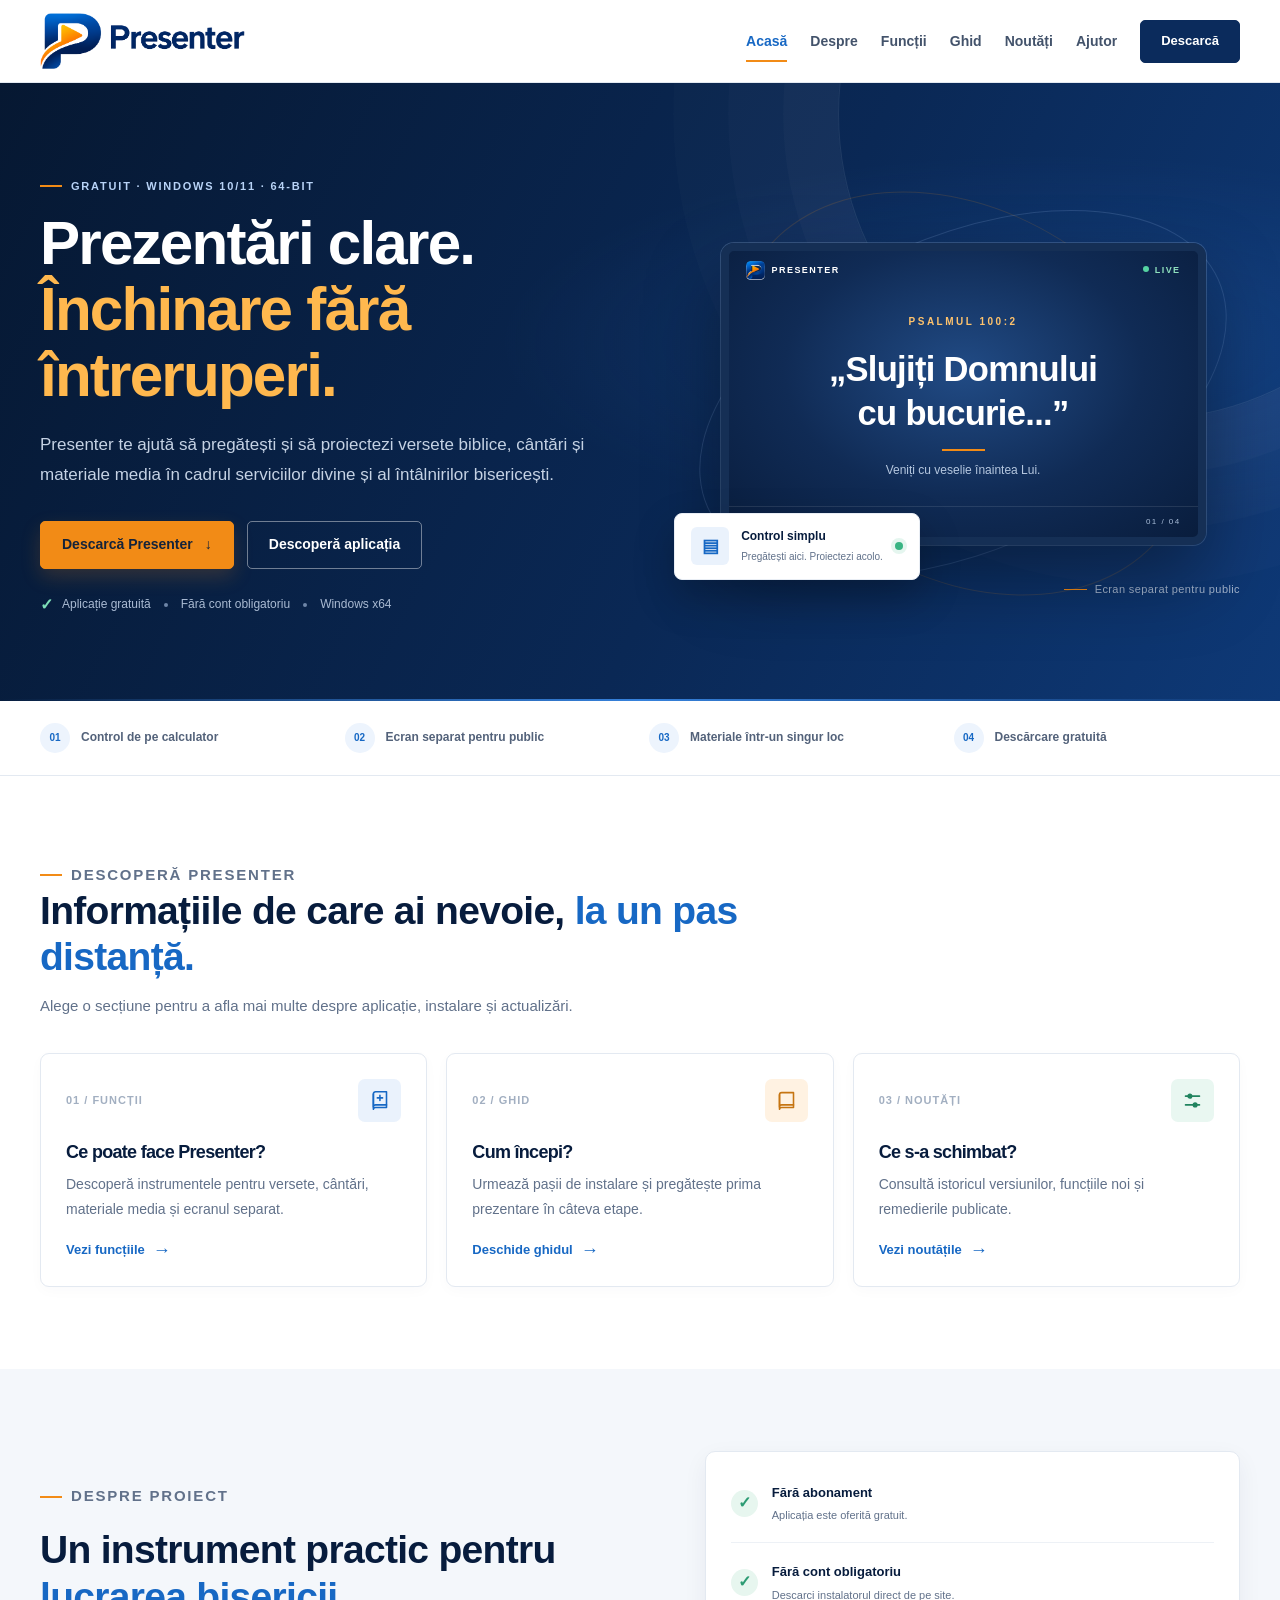
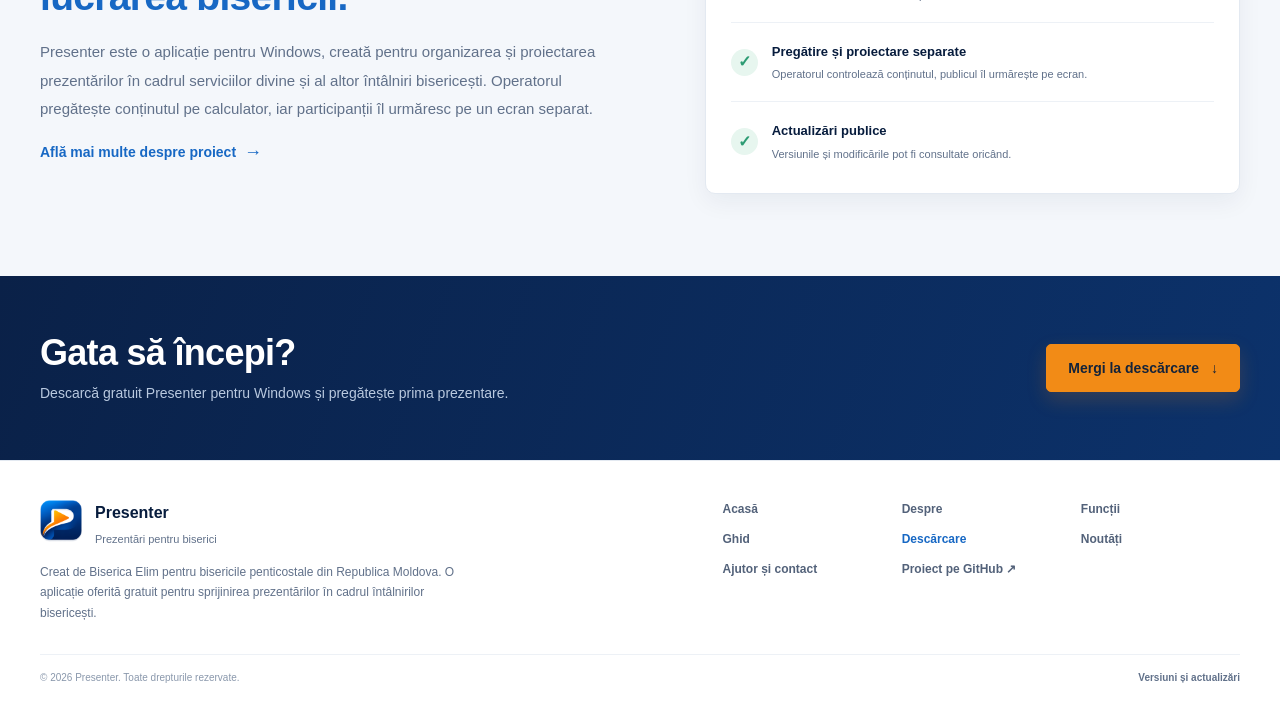
<file: index.html>
<!doctype html>
<html lang="ro"><head>
<meta charset="utf-8"><meta name="viewport" content="width=device-width, initial-scale=1">
<meta name="theme-color" content="#071c3d"><meta name="description" content="Presenter este o aplicație gratuită pentru Windows, creată pentru pregătirea și proiectarea versetelor biblice, cântărilor și materialelor media pe un ecran separat.">
<title>Presenter – Prezentări pentru biserici</title>
<link rel="icon" href="/assets/presenter-icon.png" type="image/png"><link rel="apple-touch-icon" href="/assets/presenter-icon.png">
<link rel="stylesheet" href="/styles.css"><script src="/script.js" defer></script>
</head><body><a class="skip-link" href="#main">Sari la conținut</a>
<header class="site-header"><div class="container header-inner">
  <a class="brand" href="/index.html" aria-label="Presenter – pagina principală"><img src="/assets/presenter-logo.png" alt="Presenter – Prezentări pentru biserici" width="1326" height="366"></a>
  <button class="menu-toggle" id="menuToggle" type="button" aria-label="Deschide meniul" aria-expanded="false" aria-controls="mainNav"><span></span><span></span><span></span></button>
  <nav class="main-nav" id="mainNav" aria-label="Navigare principală"><a href="/index.html" aria-current="page">Acasă</a><a href="/despre.html">Despre</a><a href="/functii.html">Funcții</a><a href="/ghid.html">Ghid</a><a href="/noutati.html">Noutăți</a><a href="/ajutor.html">Ajutor</a><a class="nav-cta" href="/descarcare.html">Descarcă</a></nav>
</div></header><main id="main"><section class="home-hero"><div class="container hero-grid"><div class="hero-copy">
<p class="eyebrow">GRATUIT · WINDOWS 10/11 · 64-BIT</p>
<h1>Prezentări clare.<br><span>Închinare fără întreruperi.</span></h1>
<p class="hero-lead">Presenter te ajută să pregătești și să proiectezi versete biblice, cântări și materiale media în cadrul serviciilor divine și al întâlnirilor bisericești.</p>
<div class="hero-actions"><a class="button button-orange" href="/descarcare.html">Descarcă Presenter <span aria-hidden="true">↓</span></a><a class="button button-outline-light" href="/despre.html">Descoperă aplicația</a></div>
<div class="hero-meta"><span class="check">✓</span> Aplicație gratuită <span class="dot"></span> Fără cont obligatoriu <span class="dot"></span> Windows x64</div>
</div><div class="hero-art" aria-label="Ilustrație demonstrativă a unui ecran de prezentare">
<div class="art-orbit one"></div><div class="art-orbit two"></div>
<div class="presentation-screen"><div class="screen-top"><span class="screen-brand"><img src="/assets/presenter-icon.png" alt=""> PRESENTER</span><span class="screen-live">LIVE</span></div><div class="screen-content"><div class="screen-reference">PSALMUL 100:2</div><div class="screen-verse">„Slujiți Domnului<br>cu bucurie...”</div><div class="screen-rule"></div><div class="screen-subtitle">Veniți cu veselie înaintea Lui.</div></div><div class="screen-bottom"><span>PREZENTARE</span><span>01 / 04</span></div></div>
<div class="operator-card"><span class="operator-icon">▤</span><span><strong>Control simplu</strong><small>Pregătești aici. Proiectezi acolo.</small></span><i class="operator-state"></i></div><div class="art-caption">Ecran separat pentru public</div>
</div></div></section>
<section class="trust-strip"><div class="container trust-items"><div class="trust-item"><span class="trust-number">01</span> Control de pe calculator</div><div class="trust-item"><span class="trust-number">02</span> Ecran separat pentru public</div><div class="trust-item"><span class="trust-number">03</span> Materiale într-un singur loc</div><div class="trust-item"><span class="trust-number">04</span> Descărcare gratuită</div></div></section>
<section class="section"><div class="container"><div class="section-heading"><p class="eyebrow">DESCOPERĂ PRESENTER</p><h2>Informațiile de care ai nevoie, <span style="color:var(--blue)">la un pas distanță.</span></h2><p>Alege o secțiune pentru a afla mai multe despre aplicație, instalare și actualizări.</p></div>
<div class="quick-grid">
<a class="quick-card" href="/functii.html"><div class="quick-top"><span class="quick-index">01 / FUNCȚII</span><span class="icon-box"><svg viewBox="0 0 24 24" aria-hidden="true"><path d="M5 4.5A2.5 2.5 0 0 1 7.5 2H20v18H7.5A2.5 2.5 0 0 0 5 22z"/><path d="M5 4.5v15A2.5 2.5 0 0 1 7.5 17H20M12.5 6v6m-3-3h6"/></svg></span></div><h3>Ce poate face Presenter?</h3><p>Descoperă instrumentele pentru versete, cântări, materiale media și ecranul separat.</p><span class="text-link">Vezi funcțiile <span class="arrow">→</span></span></a>
<a class="quick-card" href="/ghid.html"><div class="quick-top"><span class="quick-index">02 / GHID</span><span class="icon-box orange"><svg viewBox="0 0 24 24" aria-hidden="true"><path d="M4 5.5A2.5 2.5 0 0 1 6.5 3H20v17H6.5A2.5 2.5 0 0 0 4 22z"/><path d="M4 5.5v14A2.5 2.5 0 0 1 6.5 17H20"/></svg></span></div><h3>Cum începi?</h3><p>Urmează pașii de instalare și pregătește prima prezentare în câteva etape.</p><span class="text-link">Deschide ghidul <span class="arrow">→</span></span></a>
<a class="quick-card" href="/noutati.html"><div class="quick-top"><span class="quick-index">03 / NOUTĂȚI</span><span class="icon-box green"><svg viewBox="0 0 24 24" aria-hidden="true"><path d="M4 7h16M4 17h16"/><circle cx="9" cy="7" r="2" fill="currentColor"/><circle cx="15" cy="17" r="2" fill="currentColor"/></svg></span></div><h3>Ce s-a schimbat?</h3><p>Consultă istoricul versiunilor, funcțiile noi și remedierile publicate.</p><span class="text-link">Vezi noutățile <span class="arrow">→</span></span></a>
</div></div></section>
<section class="section section-soft"><div class="container home-purpose"><div class="purpose-copy"><p class="eyebrow">DESPRE PROIECT</p><h2>Un instrument practic pentru <span style="color:var(--blue)">lucrarea bisericii.</span></h2><p>Presenter este o aplicație pentru Windows, creată pentru organizarea și proiectarea prezentărilor în cadrul serviciilor divine și al altor întâlniri bisericești. Operatorul pregătește conținutul pe calculator, iar participanții îl urmăresc pe un ecran separat.</p><a class="text-link" href="/despre.html">Află mai multe despre proiect <span class="arrow">→</span></a></div><div class="purpose-list"><div class="purpose-item"><span class="purpose-check">✓</span><span><strong>Fără abonament</strong><small>Aplicația este oferită gratuit.</small></span></div><div class="purpose-item"><span class="purpose-check">✓</span><span><strong>Fără cont obligatoriu</strong><small>Descarci instalatorul direct de pe site.</small></span></div><div class="purpose-item"><span class="purpose-check">✓</span><span><strong>Pregătire și proiectare separate</strong><small>Operatorul controlează conținutul, publicul îl urmărește pe ecran.</small></span></div><div class="purpose-item"><span class="purpose-check">✓</span><span><strong>Actualizări publice</strong><small>Versiunile și modificările pot fi consultate oricând.</small></span></div></div></div></section>
<section class="home-cta"><div class="container home-cta-inner"><div><h2>Gata să începi?</h2><p>Descarcă gratuit Presenter pentru Windows și pregătește prima prezentare.</p></div><a class="button button-orange" href="/descarcare.html">Mergi la descărcare <span aria-hidden="true">↓</span></a></div></section></main><footer class="site-footer"><div class="container footer-main">
<div><a class="footer-brand" href="/index.html"><img src="/assets/presenter-icon.png" alt="" width="256" height="256"><span><strong>Presenter</strong><small>Prezentări pentru biserici</small></span></a>
<p class="footer-credit">Creat de Biserica Elim pentru bisericile penticostale din Republica Moldova. O aplicație oferită gratuit pentru sprijinirea prezentărilor în cadrul întâlnirilor bisericești.</p></div>
<nav class="footer-links" aria-label="Navigare în subsol"><a href="/index.html">Acasă</a><a href="/despre.html">Despre</a><a href="/functii.html">Funcții</a><a href="/ghid.html">Ghid</a><a href="/descarcare.html" class="footer-download">Descărcare</a><a href="/noutati.html">Noutăți</a><a href="/ajutor.html">Ajutor și contact</a><a href="https://github.com/elimchiscareni/presenter-site" target="_blank" rel="noopener">Proiect pe GitHub ↗</a></nav>
</div><div class="container footer-bottom"><span>© <span data-year></span> Presenter. Toate drepturile rezervate.</span><a href="https://github.com/elimchiscareni/presenter-site/releases" target="_blank" rel="noopener">Versiuni și actualizări</a></div></footer></body></html>
</file>
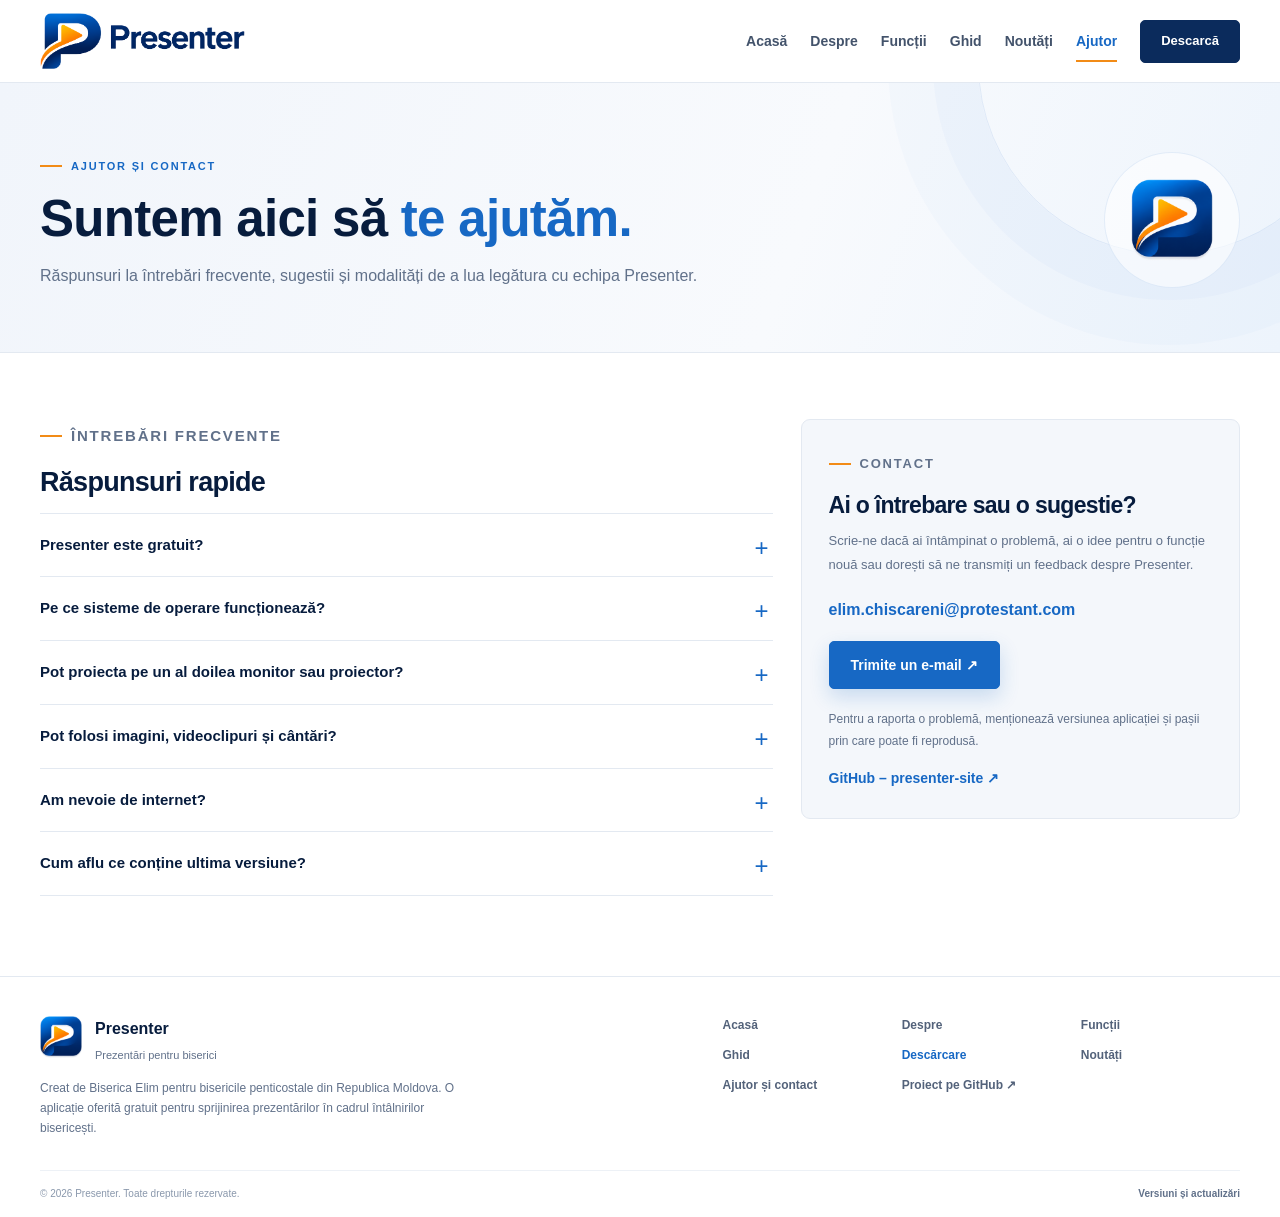
<file: ajutor.html>
<!doctype html>
<html lang="ro"><head>
<meta charset="utf-8"><meta name="viewport" content="width=device-width, initial-scale=1">
<meta name="theme-color" content="#071c3d"><meta name="description" content="Ajutor, întrebări frecvente și date de contact pentru aplicația Presenter.">
<title>Ajutor și contact Presenter – întrebări frecvente</title>
<link rel="icon" href="/assets/presenter-icon.png" type="image/png"><link rel="apple-touch-icon" href="/assets/presenter-icon.png">
<link rel="stylesheet" href="/styles.css"><script src="/script.js" defer></script>
</head><body><a class="skip-link" href="#main">Sari la conținut</a>
<header class="site-header"><div class="container header-inner">
  <a class="brand" href="/index.html" aria-label="Presenter – pagina principală"><img src="/assets/presenter-logo.png" alt="Presenter – Prezentări pentru biserici" width="1326" height="366"></a>
  <button class="menu-toggle" id="menuToggle" type="button" aria-label="Deschide meniul" aria-expanded="false" aria-controls="mainNav"><span></span><span></span><span></span></button>
  <nav class="main-nav" id="mainNav" aria-label="Navigare principală"><a href="/index.html">Acasă</a><a href="/despre.html">Despre</a><a href="/functii.html">Funcții</a><a href="/ghid.html">Ghid</a><a href="/noutati.html">Noutăți</a><a href="/ajutor.html" aria-current="page">Ajutor</a><a class="nav-cta" href="/descarcare.html">Descarcă</a></nav>
</div></header><main id="main"><section class="page-hero"><div class="container page-hero-inner"><div><p class="eyebrow">AJUTOR ȘI CONTACT</p><h1>Suntem aici să <span>te ajutăm.</span></h1><p class="lead">Răspunsuri la întrebări frecvente, sugestii și modalități de a lua legătura cu echipa Presenter.</p></div><div class="page-mark"><img src="/assets/presenter-icon.png" alt="" width="256" height="256"></div></div></section><section class="content"><div class="container help-grid"><div><p class="eyebrow">ÎNTREBĂRI FRECVENTE</p><h2>Răspunsuri rapide</h2><div class="faq-list"><details class="faq-item"><summary>Presenter este gratuit?</summary><div class="faq-answer">Da. Aplicația Presenter este oferită gratuit pentru utilizare de către biserici.</div></details><details class="faq-item"><summary>Pe ce sisteme de operare funcționează?</summary><div class="faq-answer">Versiunea publicată în prezent este destinată calculatoarelor cu Windows 10 sau Windows 11, pe 64 de biți (x64).</div></details><details class="faq-item"><summary>Pot proiecta pe un al doilea monitor sau proiector?</summary><div class="faq-answer">Da. Presenter este conceput pentru control de pe calculatorul operatorului și afișarea conținutului pe un ecran separat. În Windows, ecranul trebuie configurat în modul Extindere.</div></details><details class="faq-item"><summary>Pot folosi imagini, videoclipuri și cântări?</summary><div class="faq-answer">Da. Presenter include funcții pentru versete biblice, cântări, imagini și videoclipuri. Disponibilitatea anumitor opțiuni poate depinde de versiunea instalată.</div></details><details class="faq-item"><summary>Am nevoie de internet?</summary><div class="faq-answer">Conținutul local poate fi pregătit și utilizat pe calculator. Pentru YouTube și alte resurse online este necesară o conexiune la internet.</div></details><details class="faq-item"><summary>Cum aflu ce conține ultima versiune?</summary><div class="faq-answer">Deschide pagina Noutăți pentru a consulta istoricul lansărilor și modificările publicate.</div></details></div></div>
<aside class="contact-card"><p class="eyebrow">CONTACT</p><h2>Ai o întrebare sau o sugestie?</h2><p>Scrie-ne dacă ai întâmpinat o problemă, ai o idee pentru o funcție nouă sau dorești să ne transmiți un feedback despre Presenter.</p><a class="contact-email" href="mailto:elim.chiscareni@protestant.com?subject=Mesaj%20pentru%20Presenter&body=Salut!%0A%0AVersiunea%20Presenter:%0A%0ATipul%20mesajului%20(propunere%2Fproblem%C4%83%2F%C3%AEntrebare):%0A%0ADescriere:%0A">elim.chiscareni@protestant.com</a><div><a class="button button-primary" href="mailto:elim.chiscareni@protestant.com?subject=Mesaj%20pentru%20Presenter">Trimite un e-mail ↗</a></div><p style="margin-top:20px;font-size:12px">Pentru a raporta o problemă, menționează versiunea aplicației și pașii prin care poate fi reprodusă.</p><a class="text-link" href="https://github.com/elimchiscareni/presenter-site" target="_blank" rel="noopener">GitHub – presenter-site ↗</a></aside>
</div></section></main><footer class="site-footer"><div class="container footer-main">
<div><a class="footer-brand" href="/index.html"><img src="/assets/presenter-icon.png" alt="" width="256" height="256"><span><strong>Presenter</strong><small>Prezentări pentru biserici</small></span></a>
<p class="footer-credit">Creat de Biserica Elim pentru bisericile penticostale din Republica Moldova. O aplicație oferită gratuit pentru sprijinirea prezentărilor în cadrul întâlnirilor bisericești.</p></div>
<nav class="footer-links" aria-label="Navigare în subsol"><a href="/index.html">Acasă</a><a href="/despre.html">Despre</a><a href="/functii.html">Funcții</a><a href="/ghid.html">Ghid</a><a href="/descarcare.html" class="footer-download">Descărcare</a><a href="/noutati.html">Noutăți</a><a href="/ajutor.html">Ajutor și contact</a><a href="https://github.com/elimchiscareni/presenter-site" target="_blank" rel="noopener">Proiect pe GitHub ↗</a></nav>
</div><div class="container footer-bottom"><span>© <span data-year></span> Presenter. Toate drepturile rezervate.</span><a href="https://github.com/elimchiscareni/presenter-site/releases" target="_blank" rel="noopener">Versiuni și actualizări</a></div></footer></body></html>
</file>
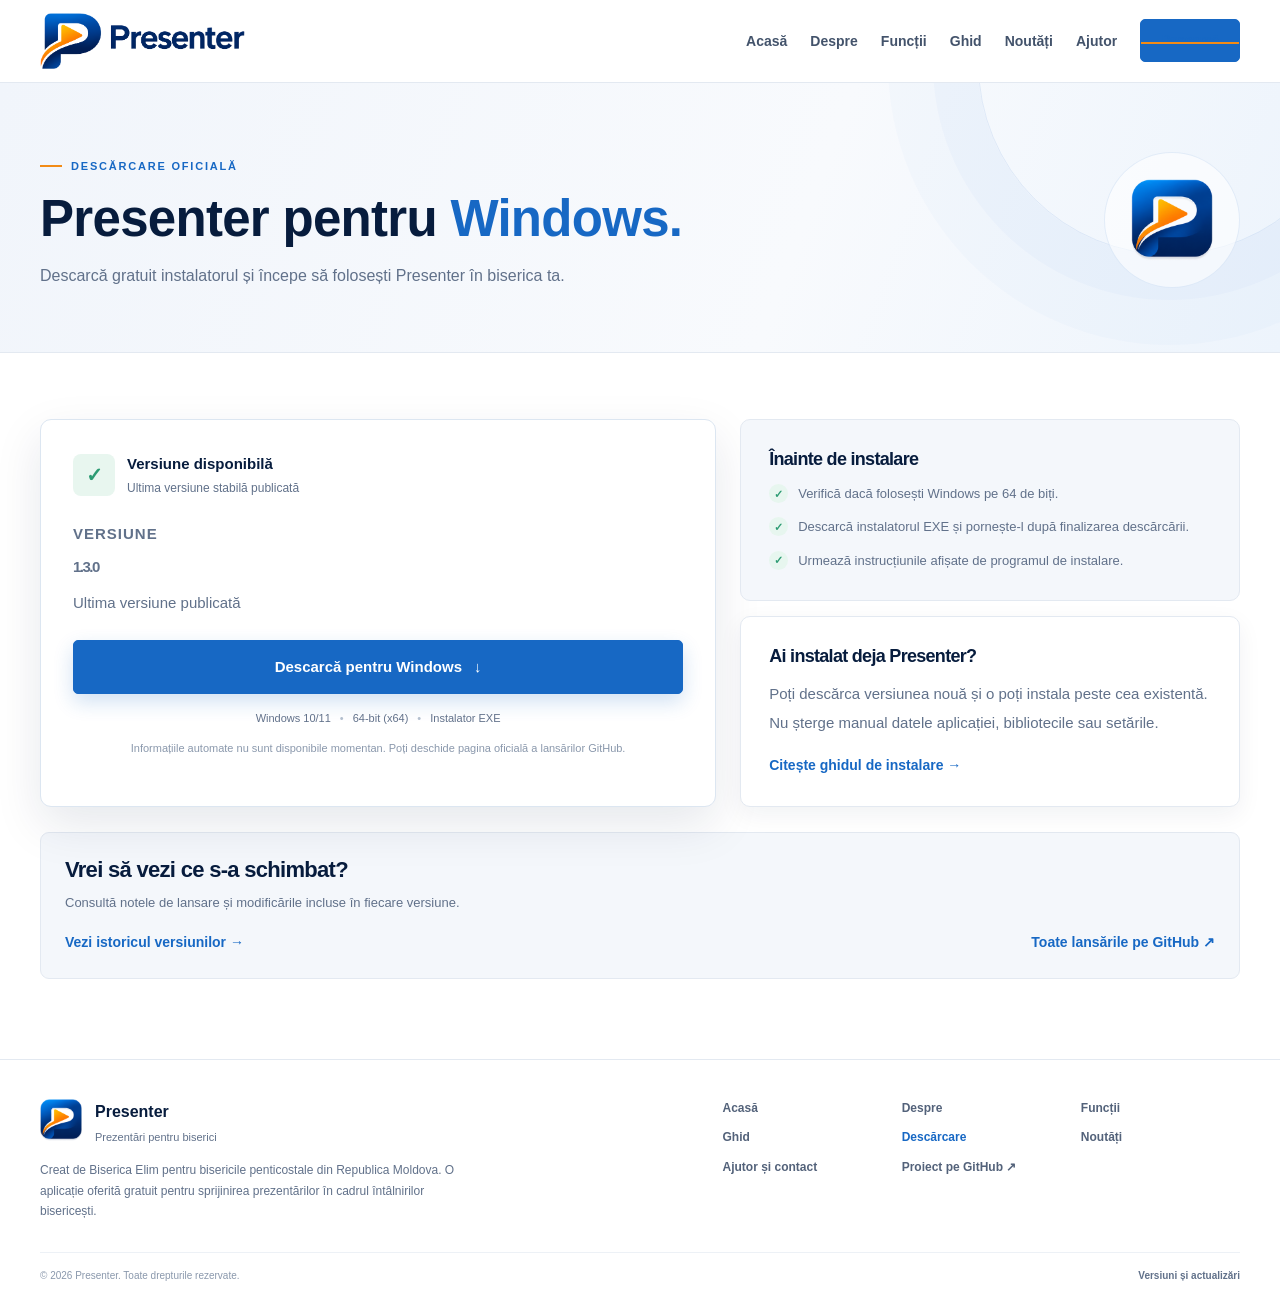
<file: descarcare.html>
<!doctype html>
<html lang="ro"><head>
<meta charset="utf-8"><meta name="viewport" content="width=device-width, initial-scale=1">
<meta name="theme-color" content="#071c3d"><meta name="description" content="Descarcă gratuit Presenter pentru Windows 10 și Windows 11, 64-bit. Verifică versiunea curentă și instrucțiunile de instalare.">
<title>Descarcă Presenter pentru Windows – versiunea actuală</title>
<link rel="icon" href="/assets/presenter-icon.png" type="image/png"><link rel="apple-touch-icon" href="/assets/presenter-icon.png">
<link rel="stylesheet" href="/styles.css"><script src="/script.js" defer></script>
</head><body><a class="skip-link" href="#main">Sari la conținut</a>
<header class="site-header"><div class="container header-inner">
  <a class="brand" href="/index.html" aria-label="Presenter – pagina principală"><img src="/assets/presenter-logo.png" alt="Presenter – Prezentări pentru biserici" width="1326" height="366"></a>
  <button class="menu-toggle" id="menuToggle" type="button" aria-label="Deschide meniul" aria-expanded="false" aria-controls="mainNav"><span></span><span></span><span></span></button>
  <nav class="main-nav" id="mainNav" aria-label="Navigare principală"><a href="/index.html">Acasă</a><a href="/despre.html">Despre</a><a href="/functii.html">Funcții</a><a href="/ghid.html">Ghid</a><a href="/noutati.html">Noutăți</a><a href="/ajutor.html">Ajutor</a><a class="nav-cta" href="/descarcare.html" aria-current="page">Descarcă</a></nav>
</div></header><main id="main"><section class="page-hero"><div class="container page-hero-inner"><div><p class="eyebrow">DESCĂRCARE OFICIALĂ</p><h1>Presenter pentru <span>Windows.</span></h1><p class="lead">Descarcă gratuit instalatorul și începe să folosești Presenter în biserica ta.</p></div><div class="page-mark"><img src="/assets/presenter-icon.png" alt="" width="256" height="256"></div></div></section><section class="content"><div class="container"><div class="download-layout">
<div class="download-card"><div class="download-card-head"><span class="download-status-mark">✓</span><span><strong>Versiune disponibilă</strong><small>Ultima versiune stabilă publicată</small></span></div>
<p class="version-label">Versiune</p><p class="version-number" id="currentVersion">1.3.0</p><p class="version-date" id="releaseDate">Ultima versiune publicată</p>
<a class="button button-primary download-main-button" id="downloadButton" href="https://github.com/elimchiscareni/presenter-site/releases/latest" rel="noopener">Descarcă pentru Windows <span aria-hidden="true">↓</span></a>
<div class="download-meta"><span>Windows 10/11</span><span>64-bit (x64)</span><span id="fileSize">Instalator EXE</span></div><p class="download-status-text" id="downloadStatus">Se verifică ultima versiune publicată pe GitHub…</p>
</div>
<div class="download-side"><div class="panel soft"><h3>Înainte de instalare</h3><ul class="check-list"><li>Verifică dacă folosești Windows pe 64 de biți.</li><li>Descarcă instalatorul EXE și pornește-l după finalizarea descărcării.</li><li>Urmează instrucțiunile afișate de programul de instalare.</li></ul></div><div class="panel"><h3>Ai instalat deja Presenter?</h3><p>Poți descărca versiunea nouă și o poți instala peste cea existentă. Nu șterge manual datele aplicației, bibliotecile sau setările.</p><a class="text-link" href="/ghid.html">Citește ghidul de instalare →</a></div></div>
</div><div class="release-preview"><h2>Vrei să vezi ce s-a schimbat?</h2><p>Consultă notele de lansare și modificările incluse în fiecare versiune.</p><div class="release-link-row"><a class="text-link" href="/noutati.html">Vezi istoricul versiunilor →</a><a class="text-link" href="https://github.com/elimchiscareni/presenter-site/releases" target="_blank" rel="noopener">Toate lansările pe GitHub ↗</a></div></div>
</div></section></main><footer class="site-footer"><div class="container footer-main">
<div><a class="footer-brand" href="/index.html"><img src="/assets/presenter-icon.png" alt="" width="256" height="256"><span><strong>Presenter</strong><small>Prezentări pentru biserici</small></span></a>
<p class="footer-credit">Creat de Biserica Elim pentru bisericile penticostale din Republica Moldova. O aplicație oferită gratuit pentru sprijinirea prezentărilor în cadrul întâlnirilor bisericești.</p></div>
<nav class="footer-links" aria-label="Navigare în subsol"><a href="/index.html">Acasă</a><a href="/despre.html">Despre</a><a href="/functii.html">Funcții</a><a href="/ghid.html">Ghid</a><a href="/descarcare.html" class="footer-download">Descărcare</a><a href="/noutati.html">Noutăți</a><a href="/ajutor.html">Ajutor și contact</a><a href="https://github.com/elimchiscareni/presenter-site" target="_blank" rel="noopener">Proiect pe GitHub ↗</a></nav>
</div><div class="container footer-bottom"><span>© <span data-year></span> Presenter. Toate drepturile rezervate.</span><a href="https://github.com/elimchiscareni/presenter-site/releases" target="_blank" rel="noopener">Versiuni și actualizări</a></div></footer></body></html>
</file>
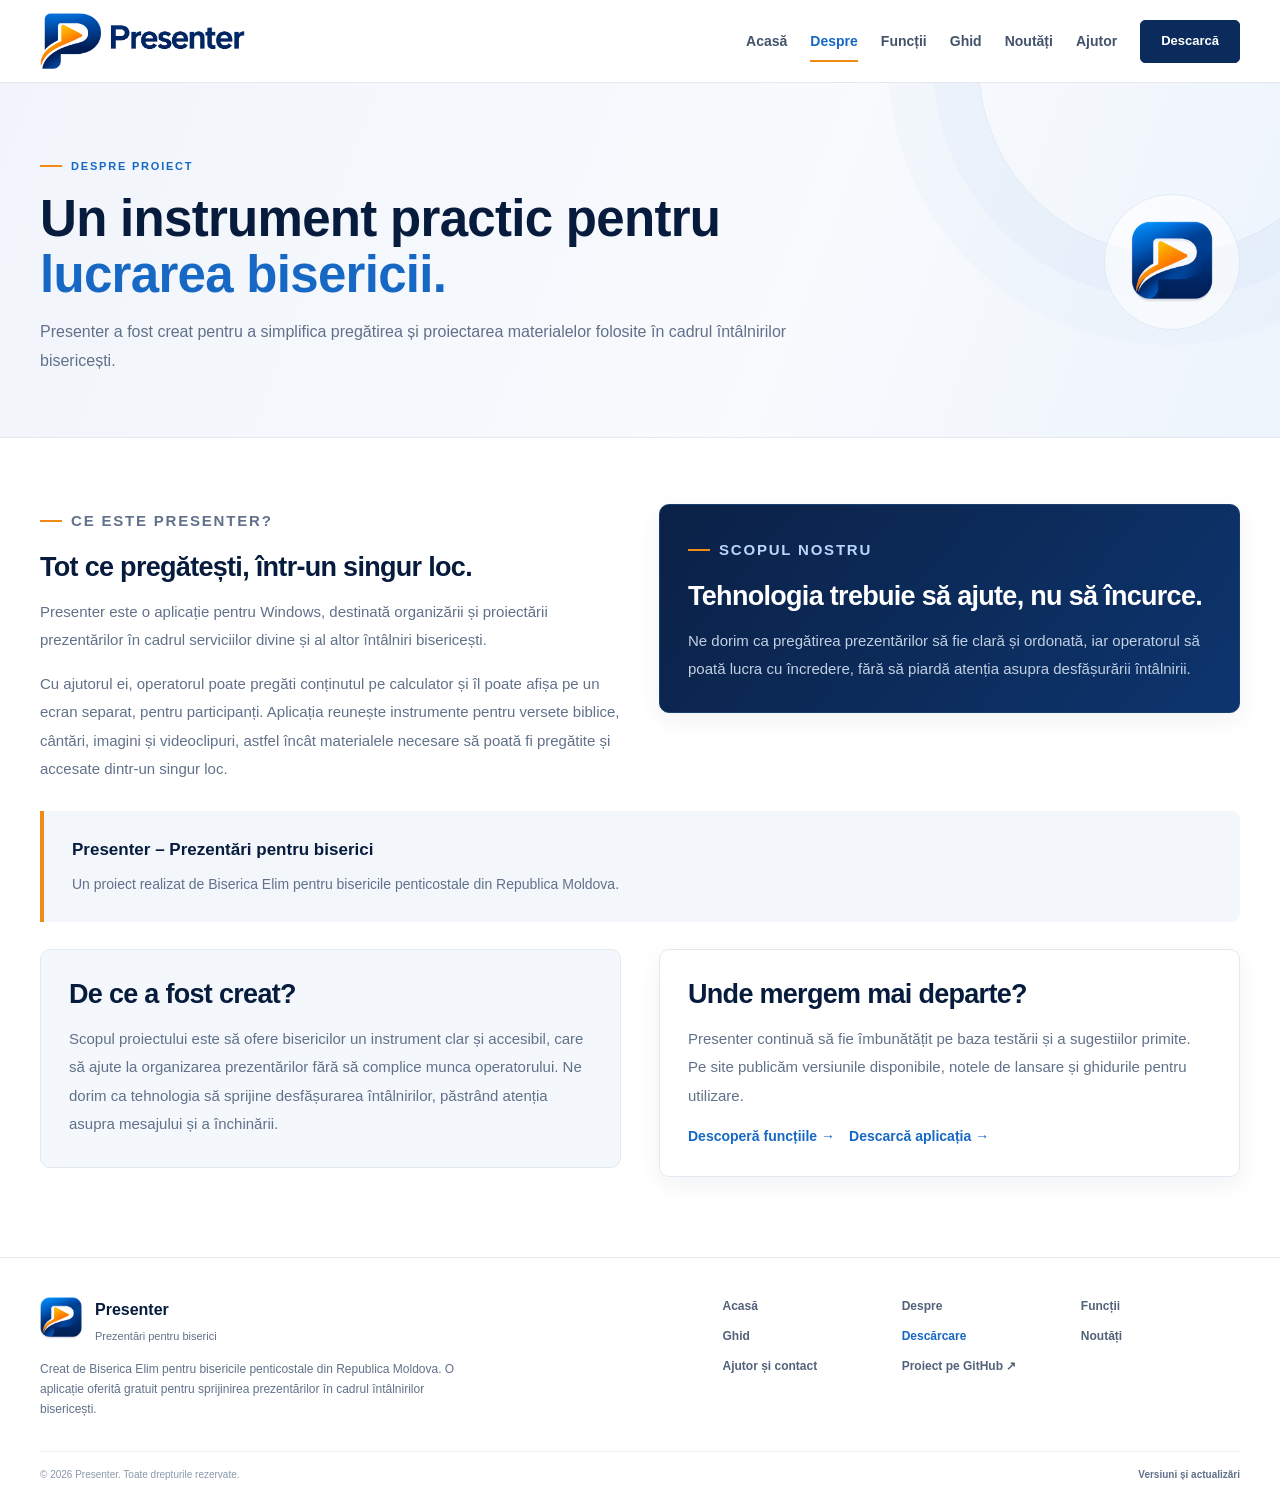
<file: despre.html>
<!doctype html>
<html lang="ro"><head>
<meta charset="utf-8"><meta name="viewport" content="width=device-width, initial-scale=1">
<meta name="theme-color" content="#071c3d"><meta name="description" content="Află ce este Presenter, de ce a fost creat și cui se adresează aplicația pentru prezentări în biserici.">
<title>Despre Presenter – Prezentări pentru biserici</title>
<link rel="icon" href="/assets/presenter-icon.png" type="image/png"><link rel="apple-touch-icon" href="/assets/presenter-icon.png">
<link rel="stylesheet" href="/styles.css"><script src="/script.js" defer></script>
</head><body><a class="skip-link" href="#main">Sari la conținut</a>
<header class="site-header"><div class="container header-inner">
  <a class="brand" href="/index.html" aria-label="Presenter – pagina principală"><img src="/assets/presenter-logo.png" alt="Presenter – Prezentări pentru biserici" width="1326" height="366"></a>
  <button class="menu-toggle" id="menuToggle" type="button" aria-label="Deschide meniul" aria-expanded="false" aria-controls="mainNav"><span></span><span></span><span></span></button>
  <nav class="main-nav" id="mainNav" aria-label="Navigare principală"><a href="/index.html">Acasă</a><a href="/despre.html" aria-current="page">Despre</a><a href="/functii.html">Funcții</a><a href="/ghid.html">Ghid</a><a href="/noutati.html">Noutăți</a><a href="/ajutor.html">Ajutor</a><a class="nav-cta" href="/descarcare.html">Descarcă</a></nav>
</div></header><main id="main"><section class="page-hero"><div class="container page-hero-inner"><div><p class="eyebrow">DESPRE PROIECT</p><h1>Un instrument practic pentru <span>lucrarea bisericii.</span></h1><p class="lead">Presenter a fost creat pentru a simplifica pregătirea și proiectarea materialelor folosite în cadrul întâlnirilor bisericești.</p></div><div class="page-mark"><img src="/assets/presenter-icon.png" alt="" width="256" height="256"></div></div></section><section class="content"><div class="container">
<div class="two-col"><div><p class="eyebrow">CE ESTE PRESENTER?</p><h2>Tot ce pregătești, într-un singur loc.</h2><p>Presenter este o aplicație pentru Windows, destinată organizării și proiectării prezentărilor în cadrul serviciilor divine și al altor întâlniri bisericești.</p><p>Cu ajutorul ei, operatorul poate pregăti conținutul pe calculator și îl poate afișa pe un ecran separat, pentru participanți. Aplicația reunește instrumente pentru versete biblice, cântări, imagini și videoclipuri, astfel încât materialele necesare să poată fi pregătite și accesate dintr-un singur loc.</p></div>
<div class="panel navy"><p class="eyebrow" style="color:#b9d6fb">SCOPUL NOSTRU</p><h2>Tehnologia trebuie să ajute, nu să încurce.</h2><p>Ne dorim ca pregătirea prezentărilor să fie clară și ordonată, iar operatorul să poată lucra cu încredere, fără să piardă atenția asupra desfășurării întâlnirii.</p></div></div>
<div class="statement"><strong>Presenter – Prezentări pentru biserici</strong><p>Un proiect realizat de Biserica Elim pentru bisericile penticostale din Republica Moldova.</p></div>
<div class="two-col"><div class="panel soft"><h2>De ce a fost creat?</h2><p>Scopul proiectului este să ofere bisericilor un instrument clar și accesibil, care să ajute la organizarea prezentărilor fără să complice munca operatorului. Ne dorim ca tehnologia să sprijine desfășurarea întâlnirilor, păstrând atenția asupra mesajului și a închinării.</p></div><div class="panel"><h2>Unde mergem mai departe?</h2><p>Presenter continuă să fie îmbunătățit pe baza testării și a sugestiilor primite. Pe site publicăm versiunile disponibile, notele de lansare și ghidurile pentru utilizare.</p><div class="release-actions"><a class="text-link" href="/functii.html">Descoperă funcțiile →</a><a class="text-link" href="/descarcare.html">Descarcă aplicația →</a></div></div></div>
</div></section></main><footer class="site-footer"><div class="container footer-main">
<div><a class="footer-brand" href="/index.html"><img src="/assets/presenter-icon.png" alt="" width="256" height="256"><span><strong>Presenter</strong><small>Prezentări pentru biserici</small></span></a>
<p class="footer-credit">Creat de Biserica Elim pentru bisericile penticostale din Republica Moldova. O aplicație oferită gratuit pentru sprijinirea prezentărilor în cadrul întâlnirilor bisericești.</p></div>
<nav class="footer-links" aria-label="Navigare în subsol"><a href="/index.html">Acasă</a><a href="/despre.html">Despre</a><a href="/functii.html">Funcții</a><a href="/ghid.html">Ghid</a><a href="/descarcare.html" class="footer-download">Descărcare</a><a href="/noutati.html">Noutăți</a><a href="/ajutor.html">Ajutor și contact</a><a href="https://github.com/elimchiscareni/presenter-site" target="_blank" rel="noopener">Proiect pe GitHub ↗</a></nav>
</div><div class="container footer-bottom"><span>© <span data-year></span> Presenter. Toate drepturile rezervate.</span><a href="https://github.com/elimchiscareni/presenter-site/releases" target="_blank" rel="noopener">Versiuni și actualizări</a></div></footer></body></html>
</file>
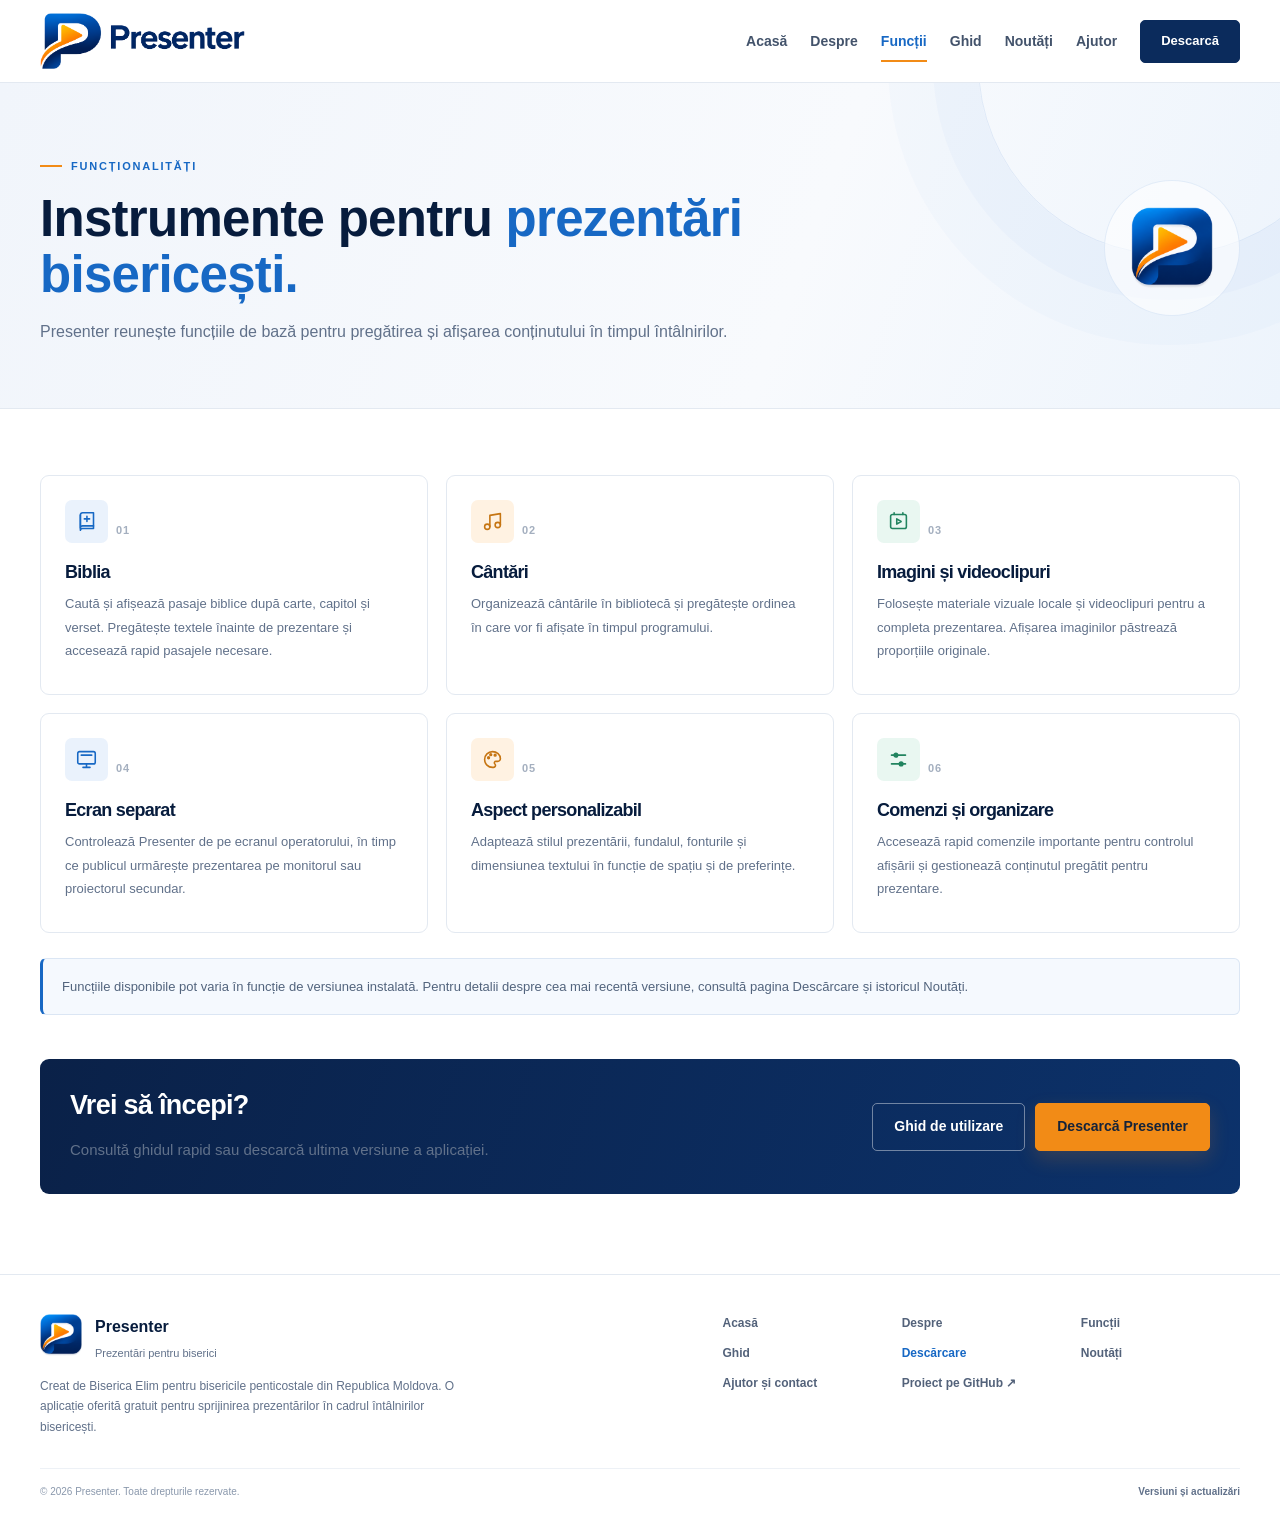
<file: functii.html>
<!doctype html>
<html lang="ro"><head>
<meta charset="utf-8"><meta name="viewport" content="width=device-width, initial-scale=1">
<meta name="theme-color" content="#071c3d"><meta name="description" content="Funcțiile Presenter: versete biblice, cântări, imagini, videoclipuri, ecran secundar și personalizarea prezentării.">
<title>Funcționalități Presenter – Biblia, cântări și media</title>
<link rel="icon" href="/assets/presenter-icon.png" type="image/png"><link rel="apple-touch-icon" href="/assets/presenter-icon.png">
<link rel="stylesheet" href="/styles.css"><script src="/script.js" defer></script>
</head><body><a class="skip-link" href="#main">Sari la conținut</a>
<header class="site-header"><div class="container header-inner">
  <a class="brand" href="/index.html" aria-label="Presenter – pagina principală"><img src="/assets/presenter-logo.png" alt="Presenter – Prezentări pentru biserici" width="1326" height="366"></a>
  <button class="menu-toggle" id="menuToggle" type="button" aria-label="Deschide meniul" aria-expanded="false" aria-controls="mainNav"><span></span><span></span><span></span></button>
  <nav class="main-nav" id="mainNav" aria-label="Navigare principală"><a href="/index.html">Acasă</a><a href="/despre.html">Despre</a><a href="/functii.html" aria-current="page">Funcții</a><a href="/ghid.html">Ghid</a><a href="/noutati.html">Noutăți</a><a href="/ajutor.html">Ajutor</a><a class="nav-cta" href="/descarcare.html">Descarcă</a></nav>
</div></header><main id="main"><section class="page-hero"><div class="container page-hero-inner"><div><p class="eyebrow">FUNCȚIONALITĂȚI</p><h1>Instrumente pentru <span>prezentări bisericești.</span></h1><p class="lead">Presenter reunește funcțiile de bază pentru pregătirea și afișarea conținutului în timpul întâlnirilor.</p></div><div class="page-mark"><img src="/assets/presenter-icon.png" alt="" width="256" height="256"></div></div></section><section class="content"><div class="container"><div class="feature-grid"><article class="feature-card"><div style="display:flex;align-items:center"><span class="icon-box blue"><svg viewBox="0 0 24 24" aria-hidden="true"><path d="M5 4.5A2.5 2.5 0 0 1 7.5 2H20v18H7.5A2.5 2.5 0 0 0 5 22z"/><path d="M5 4.5v15A2.5 2.5 0 0 1 7.5 17H20M12.5 6v6m-3-3h6"/></svg></span><span class="index">01</span></div><h3>Biblia</h3><p>Caută și afișează pasaje biblice după carte, capitol și verset. Pregătește textele înainte de prezentare și accesează rapid pasajele necesare.</p></article><article class="feature-card"><div style="display:flex;align-items:center"><span class="icon-box orange"><svg viewBox="0 0 24 24" aria-hidden="true"><path d="M9 18V5l12-2v13"/><circle cx="6" cy="18" r="3"/><circle cx="18" cy="16" r="3"/></svg></span><span class="index">02</span></div><h3>Cântări</h3><p>Organizează cântările în bibliotecă și pregătește ordinea în care vor fi afișate în timpul programului.</p></article><article class="feature-card"><div style="display:flex;align-items:center"><span class="icon-box green"><svg viewBox="0 0 24 24" aria-hidden="true"><rect x="3" y="4" width="18" height="16" rx="2"/><path d="m10 9 5 3-5 3z"/><path d="M7 2v2m10-2v2"/></svg></span><span class="index">03</span></div><h3>Imagini și videoclipuri</h3><p>Folosește materiale vizuale locale și videoclipuri pentru a completa prezentarea. Afișarea imaginilor păstrează proporțiile originale.</p></article><article class="feature-card"><div style="display:flex;align-items:center"><span class="icon-box blue"><svg viewBox="0 0 24 24" aria-hidden="true"><rect x="2" y="3" width="20" height="14" rx="2"/><path d="M8 21h8m-4-4v4"/><path d="M6 7h12"/></svg></span><span class="index">04</span></div><h3>Ecran separat</h3><p>Controlează Presenter de pe ecranul operatorului, în timp ce publicul urmărește prezentarea pe monitorul sau proiectorul secundar.</p></article><article class="feature-card"><div style="display:flex;align-items:center"><span class="icon-box orange"><svg viewBox="0 0 24 24" aria-hidden="true"><path d="M12 3a9 9 0 1 0 0 18h1.2a2.2 2.2 0 0 0 1.5-3.8 1.8 1.8 0 0 1 1.3-3.1H18A3 3 0 0 0 21 11C21 6.6 17 3 12 3z"/><circle cx="7.5" cy="10" r="1"/><circle cx="10" cy="6.5" r="1"/><circle cx="15" cy="7" r="1"/></svg></span><span class="index">05</span></div><h3>Aspect personalizabil</h3><p>Adaptează stilul prezentării, fundalul, fonturile și dimensiunea textului în funcție de spațiu și de preferințe.</p></article><article class="feature-card"><div style="display:flex;align-items:center"><span class="icon-box green"><svg viewBox="0 0 24 24" aria-hidden="true"><path d="M4 7h16M4 17h16"/><circle cx="9" cy="7" r="2" fill="currentColor"/><circle cx="15" cy="17" r="2" fill="currentColor"/></svg></span><span class="index">06</span></div><h3>Comenzi și organizare</h3><p>Accesează rapid comenzile importante pentru controlul afișării și gestionează conținutul pregătit pentru prezentare.</p></article></div><div class="note">Funcțiile disponibile pot varia în funcție de versiunea instalată. Pentru detalii despre cea mai recentă versiune, consultă pagina Descărcare și istoricul Noutăți.</div><div class="home-cta" style="margin-top:44px;padding:30px;border-radius:9px"><div class="home-cta-inner"><div><h2>Vrei să începi?</h2><p>Consultă ghidul rapid sau descarcă ultima versiune a aplicației.</p></div><div style="display:flex;gap:10px;flex-wrap:wrap"><a class="button button-outline-light" href="/ghid.html">Ghid de utilizare</a><a class="button button-orange" href="/descarcare.html">Descarcă Presenter</a></div></div></div></div></section></main><footer class="site-footer"><div class="container footer-main">
<div><a class="footer-brand" href="/index.html"><img src="/assets/presenter-icon.png" alt="" width="256" height="256"><span><strong>Presenter</strong><small>Prezentări pentru biserici</small></span></a>
<p class="footer-credit">Creat de Biserica Elim pentru bisericile penticostale din Republica Moldova. O aplicație oferită gratuit pentru sprijinirea prezentărilor în cadrul întâlnirilor bisericești.</p></div>
<nav class="footer-links" aria-label="Navigare în subsol"><a href="/index.html">Acasă</a><a href="/despre.html">Despre</a><a href="/functii.html">Funcții</a><a href="/ghid.html">Ghid</a><a href="/descarcare.html" class="footer-download">Descărcare</a><a href="/noutati.html">Noutăți</a><a href="/ajutor.html">Ajutor și contact</a><a href="https://github.com/elimchiscareni/presenter-site" target="_blank" rel="noopener">Proiect pe GitHub ↗</a></nav>
</div><div class="container footer-bottom"><span>© <span data-year></span> Presenter. Toate drepturile rezervate.</span><a href="https://github.com/elimchiscareni/presenter-site/releases" target="_blank" rel="noopener">Versiuni și actualizări</a></div></footer></body></html>
</file>
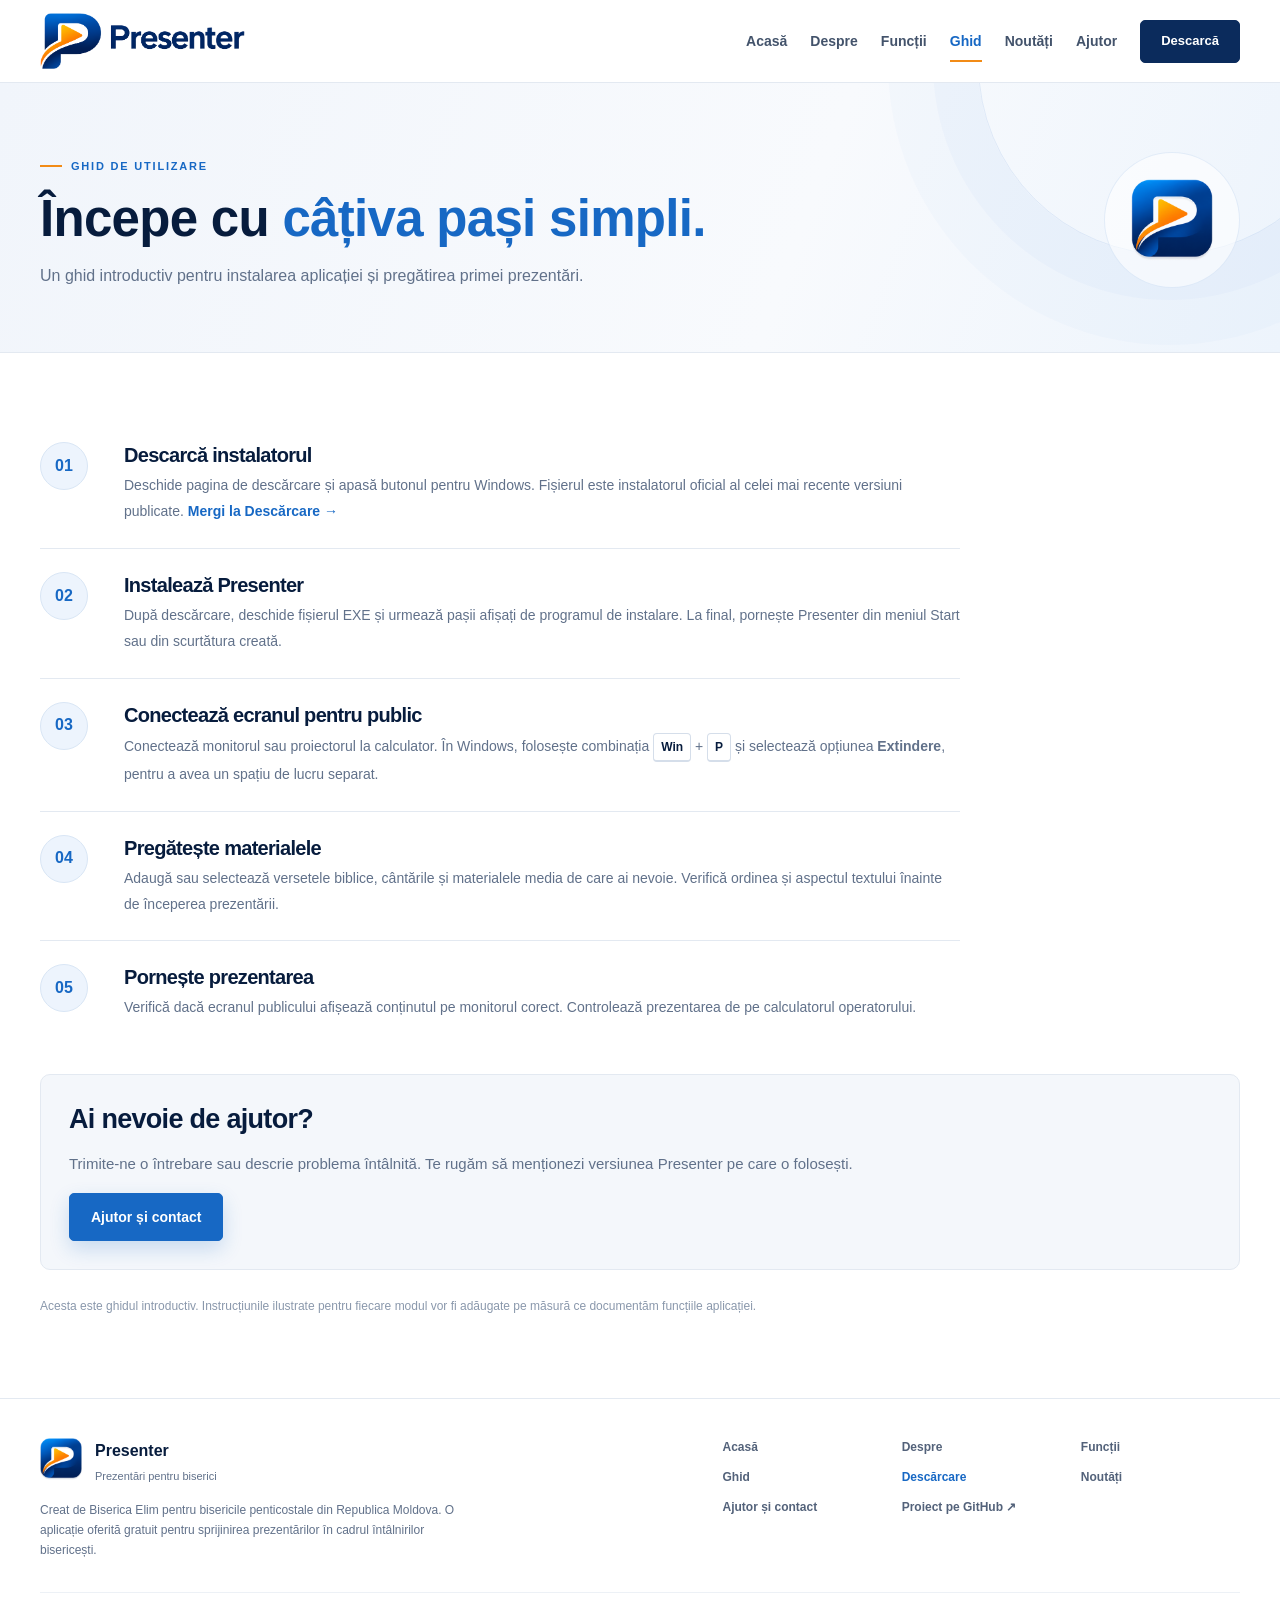
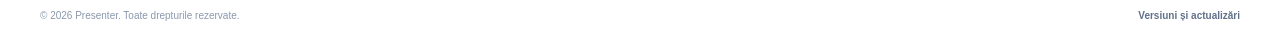
<file: ghid.html>
<!doctype html>
<html lang="ro"><head>
<meta charset="utf-8"><meta name="viewport" content="width=device-width, initial-scale=1">
<meta name="theme-color" content="#071c3d"><meta name="description" content="Ghid rapid Presenter: descărcare, instalare, configurarea ecranului secundar și pregătirea primei prezentări.">
<title>Ghid de utilizare Presenter – instalare și prima prezentare</title>
<link rel="icon" href="/assets/presenter-icon.png" type="image/png"><link rel="apple-touch-icon" href="/assets/presenter-icon.png">
<link rel="stylesheet" href="/styles.css"><script src="/script.js" defer></script>
</head><body><a class="skip-link" href="#main">Sari la conținut</a>
<header class="site-header"><div class="container header-inner">
  <a class="brand" href="/index.html" aria-label="Presenter – pagina principală"><img src="/assets/presenter-logo.png" alt="Presenter – Prezentări pentru biserici" width="1326" height="366"></a>
  <button class="menu-toggle" id="menuToggle" type="button" aria-label="Deschide meniul" aria-expanded="false" aria-controls="mainNav"><span></span><span></span><span></span></button>
  <nav class="main-nav" id="mainNav" aria-label="Navigare principală"><a href="/index.html">Acasă</a><a href="/despre.html">Despre</a><a href="/functii.html">Funcții</a><a href="/ghid.html" aria-current="page">Ghid</a><a href="/noutati.html">Noutăți</a><a href="/ajutor.html">Ajutor</a><a class="nav-cta" href="/descarcare.html">Descarcă</a></nav>
</div></header><main id="main"><section class="page-hero"><div class="container page-hero-inner"><div><p class="eyebrow">GHID DE UTILIZARE</p><h1>Începe cu <span>câțiva pași simpli.</span></h1><p class="lead">Un ghid introductiv pentru instalarea aplicației și pregătirea primei prezentări.</p></div><div class="page-mark"><img src="/assets/presenter-icon.png" alt="" width="256" height="256"></div></div></section><section class="content"><div class="container"><div class="step-list"><article class="step"><div class="step-number">01</div><div><h2>Descarcă instalatorul</h2><p>Deschide pagina de descărcare și apasă butonul pentru Windows. Fișierul este instalatorul oficial al celei mai recente versiuni publicate. <a class="text-link" href="/descarcare.html">Mergi la Descărcare →</a></p></div></article><article class="step"><div class="step-number">02</div><div><h2>Instalează Presenter</h2><p>După descărcare, deschide fișierul EXE și urmează pașii afișați de programul de instalare. La final, pornește Presenter din meniul Start sau din scurtătura creată.</p></div></article><article class="step"><div class="step-number">03</div><div><h2>Conectează ecranul pentru public</h2><p>Conectează monitorul sau proiectorul la calculator. În Windows, folosește combinația <kbd>Win</kbd> + <kbd>P</kbd> și selectează opțiunea <strong>Extindere</strong>, pentru a avea un spațiu de lucru separat.</p></div></article><article class="step"><div class="step-number">04</div><div><h2>Pregătește materialele</h2><p>Adaugă sau selectează versetele biblice, cântările și materialele media de care ai nevoie. Verifică ordinea și aspectul textului înainte de începerea prezentării.</p></div></article><article class="step"><div class="step-number">05</div><div><h2>Pornește prezentarea</h2><p>Verifică dacă ecranul publicului afișează conținutul pe monitorul corect. Controlează prezentarea de pe calculatorul operatorului.</p></div></article></div><div class="panel soft" style="margin-top:30px"><h2>Ai nevoie de ajutor?</h2><p>Trimite-ne o întrebare sau descrie problema întâlnită. Te rugăm să menționezi versiunea Presenter pe care o folosești.</p><a class="button button-primary" href="/ajutor.html">Ajutor și contact</a></div><p style="margin-top:25px;color:var(--muted-light);font-size:12px">Acesta este ghidul introductiv. Instrucțiunile ilustrate pentru fiecare modul vor fi adăugate pe măsură ce documentăm funcțiile aplicației.</p></div></section></main><footer class="site-footer"><div class="container footer-main">
<div><a class="footer-brand" href="/index.html"><img src="/assets/presenter-icon.png" alt="" width="256" height="256"><span><strong>Presenter</strong><small>Prezentări pentru biserici</small></span></a>
<p class="footer-credit">Creat de Biserica Elim pentru bisericile penticostale din Republica Moldova. O aplicație oferită gratuit pentru sprijinirea prezentărilor în cadrul întâlnirilor bisericești.</p></div>
<nav class="footer-links" aria-label="Navigare în subsol"><a href="/index.html">Acasă</a><a href="/despre.html">Despre</a><a href="/functii.html">Funcții</a><a href="/ghid.html">Ghid</a><a href="/descarcare.html" class="footer-download">Descărcare</a><a href="/noutati.html">Noutăți</a><a href="/ajutor.html">Ajutor și contact</a><a href="https://github.com/elimchiscareni/presenter-site" target="_blank" rel="noopener">Proiect pe GitHub ↗</a></nav>
</div><div class="container footer-bottom"><span>© <span data-year></span> Presenter. Toate drepturile rezervate.</span><a href="https://github.com/elimchiscareni/presenter-site/releases" target="_blank" rel="noopener">Versiuni și actualizări</a></div></footer></body></html>
</file>
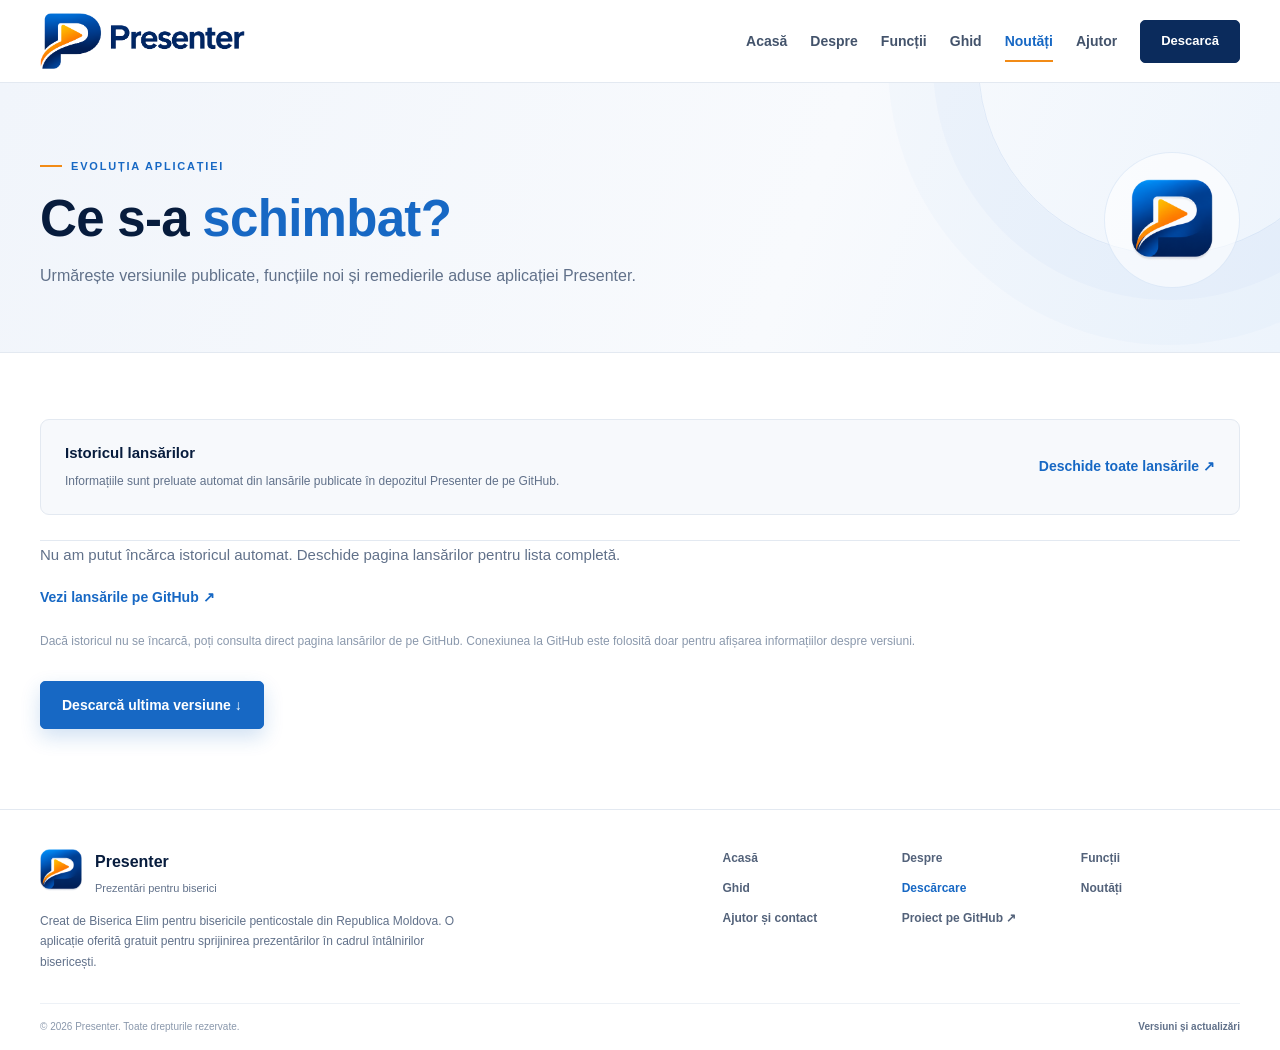
<file: noutati.html>
<!doctype html>
<html lang="ro"><head>
<meta charset="utf-8"><meta name="viewport" content="width=device-width, initial-scale=1">
<meta name="theme-color" content="#071c3d"><meta name="description" content="Istoricul versiunilor Presenter. Consultă noutățile, funcțiile adăugate și remedierile din fiecare lansare.">
<title>Noutăți Presenter – istoricul versiunilor</title>
<link rel="icon" href="/assets/presenter-icon.png" type="image/png"><link rel="apple-touch-icon" href="/assets/presenter-icon.png">
<link rel="stylesheet" href="/styles.css"><script src="/script.js" defer></script>
</head><body><a class="skip-link" href="#main">Sari la conținut</a>
<header class="site-header"><div class="container header-inner">
  <a class="brand" href="/index.html" aria-label="Presenter – pagina principală"><img src="/assets/presenter-logo.png" alt="Presenter – Prezentări pentru biserici" width="1326" height="366"></a>
  <button class="menu-toggle" id="menuToggle" type="button" aria-label="Deschide meniul" aria-expanded="false" aria-controls="mainNav"><span></span><span></span><span></span></button>
  <nav class="main-nav" id="mainNav" aria-label="Navigare principală"><a href="/index.html">Acasă</a><a href="/despre.html">Despre</a><a href="/functii.html">Funcții</a><a href="/ghid.html">Ghid</a><a href="/noutati.html" aria-current="page">Noutăți</a><a href="/ajutor.html">Ajutor</a><a class="nav-cta" href="/descarcare.html">Descarcă</a></nav>
</div></header><main id="main"><section class="page-hero"><div class="container page-hero-inner"><div><p class="eyebrow">EVOLUȚIA APLICAȚIEI</p><h1>Ce s-a <span>schimbat?</span></h1><p class="lead">Urmărește versiunile publicate, funcțiile noi și remedierile aduse aplicației Presenter.</p></div><div class="page-mark"><img src="/assets/presenter-icon.png" alt="" width="256" height="256"></div></div></section><section class="content"><div class="container"><div class="release-intro"><div><strong>Istoricul lansărilor</strong><p>Informațiile sunt preluate automat din lansările publicate în depozitul Presenter de pe GitHub.</p></div><a class="text-link" href="https://github.com/elimchiscareni/presenter-site/releases" target="_blank" rel="noopener">Deschide toate lansările ↗</a></div>
<div class="release-list" id="releaseList"><article class="release-card release-loading"><div class="release-version">v1.3.0</div><div class="release-content"><strong>Presenter 1.3.0</strong><p>Se încarcă istoricul versiunilor publicate…</p></div></article></div>
<p style="margin-top:20px;color:var(--muted-light);font-size:12px">Dacă istoricul nu se încarcă, poți consulta direct pagina lansărilor de pe GitHub. Conexiunea la GitHub este folosită doar pentru afișarea informațiilor despre versiuni.</p>
<div style="margin-top:28px"><a class="button button-primary" href="/descarcare.html">Descarcă ultima versiune ↓</a></div>
</div></section></main><footer class="site-footer"><div class="container footer-main">
<div><a class="footer-brand" href="/index.html"><img src="/assets/presenter-icon.png" alt="" width="256" height="256"><span><strong>Presenter</strong><small>Prezentări pentru biserici</small></span></a>
<p class="footer-credit">Creat de Biserica Elim pentru bisericile penticostale din Republica Moldova. O aplicație oferită gratuit pentru sprijinirea prezentărilor în cadrul întâlnirilor bisericești.</p></div>
<nav class="footer-links" aria-label="Navigare în subsol"><a href="/index.html">Acasă</a><a href="/despre.html">Despre</a><a href="/functii.html">Funcții</a><a href="/ghid.html">Ghid</a><a href="/descarcare.html" class="footer-download">Descărcare</a><a href="/noutati.html">Noutăți</a><a href="/ajutor.html">Ajutor și contact</a><a href="https://github.com/elimchiscareni/presenter-site" target="_blank" rel="noopener">Proiect pe GitHub ↗</a></nav>
</div><div class="container footer-bottom"><span>© <span data-year></span> Presenter. Toate drepturile rezervate.</span><a href="https://github.com/elimchiscareni/presenter-site/releases" target="_blank" rel="noopener">Versiuni și actualizări</a></div></footer></body></html>
</file>
<file: styles.css>
/* Presenter – site oficial | versiunea de previzualizare 3 */
:root{
  --navy:#071c3d;--navy-2:#0b2b5c;--blue:#1768c4;--blue-2:#3b8bea;--orange:#f28b16;
  --ink:#14233a;--muted:#61718a;--muted-light:#8a98ac;--line:#e3e9f1;--paper:#f4f7fb;
  --white:#fff;--green:#2c9b73;--content:1200px;--radius:12px;
  --shadow:0 18px 48px rgba(8,31,67,.10);--shadow-soft:0 8px 24px rgba(8,31,67,.06)
}
*{box-sizing:border-box}
html{scroll-behavior:smooth;scroll-padding-top:92px}
body{margin:0;background:#fff;color:var(--ink);font-family:"Segoe UI",Arial,sans-serif;font-size:16px;line-height:1.65;-webkit-font-smoothing:antialiased}
a{color:inherit;text-decoration:none}
img{display:block;max-width:100%}
button{font:inherit}
.container{width:min(var(--content),calc(100% - 56px));margin-inline:auto}
.skip-link{position:absolute;left:12px;top:-60px;z-index:1000;padding:10px 14px;background:#fff;color:var(--navy);border:2px solid var(--blue);border-radius:6px}
.skip-link:focus{top:12px}
.site-header{position:sticky;top:0;z-index:100;background:rgba(255,255,255,.97);border-bottom:1px solid var(--line);backdrop-filter:blur(14px)}
.header-inner{min-height:82px;display:flex;align-items:center;justify-content:space-between;gap:28px}
.brand{display:inline-flex;align-items:center;flex:0 0 auto}
.brand img{width:205px;height:auto;max-height:58px;object-fit:contain;object-position:left center}
.main-nav{display:flex;align-items:center;justify-content:flex-end;gap:clamp(15px,1.8vw,27px);white-space:nowrap;color:#43536b;font-size:14px;font-weight:600}
.main-nav a:not(.nav-cta){position:relative;padding:27px 0 25px;transition:color .18s ease}
.main-nav a:not(.nav-cta):hover,.main-nav a[aria-current="page"]{color:var(--blue)}
.main-nav a[aria-current="page"]:after{position:absolute;content:"";left:0;right:0;bottom:17px;height:2px;background:var(--orange)}
.nav-cta{display:inline-flex;align-items:center;justify-content:center;min-height:43px;padding:0 20px;border:1px solid var(--navy-2);border-radius:5px;background:var(--navy-2);color:#fff;font-size:13px;font-weight:700;transition:background .18s ease,border-color .18s ease,transform .18s ease}
.nav-cta:hover,.nav-cta[aria-current="page"]{background:var(--blue);border-color:var(--blue);transform:translateY(-1px)}
.menu-toggle{display:none;width:44px;height:42px;padding:8px;border:1px solid var(--line);border-radius:5px;background:#fff;color:var(--navy);cursor:pointer}
.menu-toggle span{display:block;width:21px;height:2px;margin:5px auto;background:currentColor;transition:transform .18s ease,opacity .18s ease}
.menu-toggle[aria-expanded="true"] span:first-child{transform:translateY(7px) rotate(45deg)}
.menu-toggle[aria-expanded="true"] span:nth-child(2){opacity:0}
.menu-toggle[aria-expanded="true"] span:last-child{transform:translateY(-7px) rotate(-45deg)}

/* Buttons and common typography */
.eyebrow{display:inline-flex;align-items:center;gap:9px;margin:0 0 16px;color:var(--blue);font-size:11px;font-weight:800;letter-spacing:1.8px;text-transform:uppercase}
.eyebrow:before{content:"";display:inline-block;width:22px;height:2px;background:var(--orange)}
h1,h2,h3,p{margin-top:0}
h1,h2,h3{letter-spacing:-.7px}
h1{font-size:clamp(38px,4.5vw,59px);line-height:1.1;font-weight:750}
h2{font-size:clamp(27px,3.2vw,39px);line-height:1.2;font-weight:730;color:var(--navy)}
h3{font-size:19px;line-height:1.3;color:var(--navy)}
.lead{max-width:700px;color:var(--muted);font-size:17px;line-height:1.8}
.section{padding:82px 0}
.section-soft{background:var(--paper)}
.section-dark{background:linear-gradient(116deg,#071a38,#0b2c5d);color:#fff}
.section-heading{max-width:720px;margin-bottom:34px}
.section-heading.centered{text-align:center;margin-inline:auto}
.section-heading h2{margin:0 0 13px}
.section-heading p{margin:0;color:var(--muted);font-size:15px}
.section-dark .section-heading h2{color:#fff}
.section-dark .section-heading p{color:#b8c7dc}
.button{display:inline-flex;align-items:center;justify-content:center;gap:12px;min-height:48px;padding:0 21px;border:1px solid transparent;border-radius:5px;font-size:14px;font-weight:700;transition:transform .16s ease,background .16s ease,border-color .16s ease,box-shadow .16s ease;cursor:pointer}
.button:hover{transform:translateY(-2px)}
.button-primary{background:var(--blue);border-color:var(--blue);color:#fff;box-shadow:0 8px 20px rgba(23,104,196,.2)}
.button-primary:hover{background:#0f55a6;border-color:#0f55a6}
.button-orange{background:var(--orange);border-color:var(--orange);color:#14233a;box-shadow:0 8px 20px rgba(242,139,22,.18)}
.button-orange:hover{background:#e27b08;border-color:#e27b08}
.button-outline-light{background:transparent;border-color:rgba(255,255,255,.42);color:#fff}
.button-outline-light:hover{background:rgba(255,255,255,.08)}
.button-outline{background:#fff;border-color:#cbd6e4;color:var(--navy)}
.button-outline:hover{border-color:var(--blue);color:var(--blue)}
.text-link{display:inline-flex;align-items:center;gap:8px;color:var(--blue);font-size:14px;font-weight:700}
.text-link:hover{text-decoration:underline;text-underline-offset:3px}
.text-link .arrow{font-size:18px;line-height:1}

/* Home page */
.home-hero{position:relative;overflow:hidden;padding:86px 0 83px;background:radial-gradient(ellipse at 82% 42%,rgba(48,110,198,.22),transparent 37%),linear-gradient(116deg,#061832 0%,#0a2855 57%,#0e3977 100%);color:#fff}
.home-hero:before{content:"";position:absolute;width:610px;height:610px;right:-170px;top:-275px;border:1px solid rgba(255,255,255,.09);border-radius:50%;box-shadow:0 0 0 55px rgba(255,255,255,.018),0 0 0 110px rgba(255,255,255,.014),0 0 0 165px rgba(255,255,255,.01);pointer-events:none}
.home-hero:after{content:"";position:absolute;inset:auto 0 0;height:2px;background:linear-gradient(90deg,transparent,rgba(59,139,234,.9),transparent)}
.hero-grid{position:relative;z-index:1;display:grid;grid-template-columns:1.03fr .97fr;align-items:center;gap:58px}
.hero-copy .eyebrow{color:#b8d3f7}
.hero-copy h1{max-width:650px;margin:0 0 20px;color:#fff;font-size:clamp(42px,4.7vw,64px);letter-spacing:-1.8px}
.hero-copy h1 span{color:#ffb84e}
.hero-lead{max-width:600px;margin:0;color:#c5d2e4;font-size:17px;line-height:1.8}
.hero-actions{display:flex;align-items:center;flex-wrap:wrap;gap:13px;margin-top:30px}
.hero-meta{display:flex;align-items:center;flex-wrap:wrap;gap:9px;margin:23px 0 0;color:#aabbd3;font-size:12px}
.hero-meta .check{color:#7ee0b9;font-size:16px;font-weight:800}
.hero-meta .dot{width:4px;height:4px;border-radius:50%;background:#6e86a8;margin:0 4px}
.hero-art{position:relative;min-height:390px;display:flex;align-items:center;justify-content:center}
.art-orbit{position:absolute;border:1px solid rgba(155,190,239,.18);border-radius:50%;transform:rotate(-24deg)}
.art-orbit.one{width:560px;height:315px}
.art-orbit.two{width:490px;height:365px;transform:rotate(32deg);border-color:rgba(242,139,22,.15)}
.presentation-screen{position:relative;z-index:2;width:min(100%,485px);height:302px;overflow:hidden;border:8px solid #152f55;border-radius:13px;background:radial-gradient(ellipse at 50% 42%,#214b85 0%,#102b55 54%,#091d3d 100%);box-shadow:0 34px 75px rgba(0,0,0,.36),0 0 0 1px rgba(171,202,241,.23)}
.screen-top,.screen-bottom{display:flex;align-items:center;justify-content:space-between;min-height:39px;padding:0 17px;color:#a9bdd9;font-size:9px;letter-spacing:1.45px}
.screen-brand{display:flex;align-items:center;gap:7px;color:#fff;font-weight:800}
.screen-brand img{width:19px;height:19px;object-fit:contain}
.screen-live{color:#8ee0bd;font-weight:700}
.screen-live:before{content:"";display:inline-block;width:6px;height:6px;margin:0 6px 1px 0;border-radius:50%;background:#55d3a2}
.screen-content{height:216px;display:flex;flex-direction:column;align-items:center;justify-content:center;padding:18px;text-align:center}
.screen-reference{color:#ffc36c;font-size:10px;font-weight:800;letter-spacing:2.5px}
.screen-verse{margin-top:16px;color:#fff;font-size:clamp(25px,2.7vw,35px);font-weight:700;line-height:1.28;letter-spacing:-.7px}
.screen-rule{width:43px;height:2px;margin:14px 0 10px;background:var(--orange)}
.screen-subtitle{color:#b5c7df;font-size:12px}
.screen-bottom{min-height:31px;border-top:1px solid rgba(255,255,255,.1);font-size:8px}
.operator-card{position:absolute;z-index:3;bottom:9px;left:-12px;display:flex;align-items:center;gap:12px;min-width:232px;padding:13px 16px;border:1px solid #e8edf4;border-radius:8px;background:#fff;color:var(--ink);box-shadow:0 17px 42px rgba(0,0,0,.24)}
.operator-icon{display:grid;place-items:center;width:38px;height:38px;border-radius:6px;background:#eaf2fc;color:var(--blue);font-size:18px;font-weight:800}
.operator-card strong,.operator-card small{display:block}
.operator-card strong{color:var(--navy);font-size:12px}
.operator-card small{margin-top:2px;color:var(--muted);font-size:10px}
.operator-state{width:8px;height:8px;margin-left:auto;border-radius:50%;background:#39b483;box-shadow:0 0 0 4px #e5f6ef}
.art-caption{position:absolute;right:0;bottom:-10px;color:#a4b5ce;font-size:11px;letter-spacing:.4px}
.art-caption:before{content:"";display:inline-block;width:23px;height:1px;margin:0 8px 3px 0;background:var(--orange)}
.trust-strip{border-bottom:1px solid var(--line);background:#fff}
.trust-items{display:grid;grid-template-columns:repeat(4,1fr);gap:18px;padding:22px 0}
.trust-item{display:flex;align-items:center;gap:11px;color:#53627a;font-size:12px;font-weight:650}
.trust-number{display:grid;place-items:center;flex:0 0 30px;width:30px;height:30px;border-radius:50%;background:#edf4fd;color:var(--blue);font-size:10px;font-weight:800}
.quick-grid{display:grid;grid-template-columns:repeat(3,1fr);gap:19px}
.quick-card{display:flex;flex-direction:column;min-height:228px;padding:25px;border:1px solid var(--line);border-radius:9px;background:#fff;box-shadow:0 4px 14px rgba(8,31,67,.025);transition:transform .18s ease,border-color .18s ease,box-shadow .18s ease}
.quick-card:hover{transform:translateY(-4px);border-color:#bed2ea;box-shadow:var(--shadow-soft)}
.quick-top{display:flex;align-items:center;justify-content:space-between;margin-bottom:19px}
.quick-index{color:#a2afc1;font-size:11px;font-weight:800;letter-spacing:1px}
.icon-box{display:grid;place-items:center;width:43px;height:43px;border-radius:7px;background:#eaf2fc;color:var(--blue)}
.icon-box.orange{background:#fff2e2;color:#c67512}
.icon-box.green{background:#e9f7f1;color:#21845f}
.icon-box svg{width:21px;height:21px;stroke:currentColor;fill:none;stroke-width:1.8;stroke-linecap:round;stroke-linejoin:round}
.quick-card h3{margin:0 0 8px;font-size:18px}
.quick-card p{margin:0 0 18px;color:var(--muted);font-size:14px;line-height:1.75}
.quick-card .text-link{margin-top:auto;font-size:13px}
.home-purpose{display:grid;grid-template-columns:1fr .9fr;align-items:center;gap:70px}
.purpose-copy h2{margin:0 0 18px}
.purpose-copy p{max-width:640px;color:var(--muted);font-size:15px;line-height:1.9}
.purpose-list{padding:12px 25px;border:1px solid var(--line);border-radius:10px;background:#fff;box-shadow:var(--shadow-soft)}
.purpose-item{display:flex;align-items:center;gap:14px;padding:18px 0;border-bottom:1px solid #edf1f6}
.purpose-item:last-child{border:0}
.purpose-check{display:grid;place-items:center;flex:0 0 27px;width:27px;height:27px;border-radius:50%;background:#e7f6ef;color:var(--green);font-weight:800}
.purpose-item strong,.purpose-item small{display:block}
.purpose-item strong{color:var(--navy);font-size:13px}
.purpose-item small{margin-top:3px;color:var(--muted);font-size:11px}
.home-cta{padding:55px 0;background:linear-gradient(110deg,#0a2148,#0c326b);color:#fff}
.home-cta-inner{display:flex;align-items:center;justify-content:space-between;gap:35px}
.home-cta h2{margin:0 0 8px;color:#fff;font-size:clamp(28px,3vw,36px)}
.home-cta p{margin:0;color:#b9c9df;font-size:14px}

/* Inner pages */
.page-hero{position:relative;overflow:hidden;padding:66px 0 61px;background:linear-gradient(110deg,#f1f5fb 0%,#f8fafd 62%,#edf4fc 100%);border-bottom:1px solid var(--line)}
.page-hero:after{position:absolute;content:"";width:380px;height:380px;right:-80px;top:-210px;border:1px solid rgba(23,104,196,.10);border-radius:50%;box-shadow:0 0 0 45px rgba(23,104,196,.025),0 0 0 90px rgba(23,104,196,.018)}
.page-hero-inner{position:relative;z-index:1;display:grid;grid-template-columns:1fr 160px;align-items:center;gap:45px}
.page-hero h1{max-width:880px;margin:0;color:var(--navy);font-size:clamp(35px,4vw,51px)}
.page-hero h1 span{color:var(--blue)}
.page-hero .lead{margin:15px 0 0;max-width:760px;font-size:16px}
.page-mark{display:grid;place-items:center;width:136px;height:136px;margin-left:auto;border:1px solid rgba(23,104,196,.1);border-radius:50%;background:rgba(255,255,255,.58)}
.page-mark img{width:82px;height:82px;object-fit:contain}
.content{padding:66px 0 80px}
.content.narrow{max-width:900px}
.content h2{margin:0 0 14px;font-size:27px}
.content p{color:var(--muted);font-size:15px;line-height:1.9}
.content p:last-child{margin-bottom:0}
.two-col{display:grid;grid-template-columns:1fr 1fr;gap:38px;align-items:start}
.panel{padding:28px;border:1px solid var(--line);border-radius:10px;background:#fff;box-shadow:var(--shadow-soft)}
.panel.soft{background:var(--paper);box-shadow:none}
.panel.navy{border-color:#183d70;background:linear-gradient(130deg,#0b2146,#0d356e);color:#fff}
.panel.navy h2,.panel.navy h3{color:#fff}
.panel.navy p{color:#c2d0e3}
.statement{margin:27px 0;padding:25px 28px;border-left:4px solid var(--orange);border-radius:0 9px 9px 0;background:#f3f7fc}
.statement strong{display:block;color:var(--navy);font-size:17px}
.statement p{margin:7px 0 0;font-size:14px}
.feature-grid{display:grid;grid-template-columns:repeat(3,1fr);gap:18px}
.feature-card{min-height:220px;padding:24px;border:1px solid var(--line);border-radius:9px;background:#fff;transition:transform .18s ease,box-shadow .18s ease,border-color .18s ease}
.feature-card:hover{transform:translateY(-3px);border-color:#bed2ea;box-shadow:var(--shadow-soft)}
.feature-card .icon-box{margin-bottom:18px}
.feature-card .index{margin-left:8px;color:#a4afbf;font-size:11px;font-weight:800;letter-spacing:1px}
.feature-card h3{margin:0 0 8px;font-size:18px}
.feature-card p{margin:0;color:var(--muted);font-size:13px;line-height:1.8}
.note{margin-top:25px;padding:16px 19px;border:1px solid #dbe6f4;border-left:3px solid var(--blue);border-radius:6px;background:#f5f9fe;color:#52647d;font-size:13px;line-height:1.8}
.step-list{display:grid;gap:0;max-width:920px}
.step{display:grid;grid-template-columns:62px 1fr;gap:22px;padding:23px 0;border-bottom:1px solid var(--line)}
.step:last-child{border:0}
.step-number{display:grid;place-items:center;width:48px;height:48px;border:1px solid #d9e6f5;border-radius:50%;background:#edf4fd;color:var(--blue);font-size:16px;font-weight:800}
.step h2{margin:1px 0 6px;font-size:20px}
.step p{margin:0;color:var(--muted);font-size:14px;line-height:1.85}
kbd{display:inline-block;padding:2px 7px;border:1px solid #d5deea;border-bottom-width:2px;border-radius:4px;background:#fff;color:var(--navy);font-family:inherit;font-size:12px;font-weight:700}

/* Download */
.download-layout{display:grid;grid-template-columns:1.15fr .85fr;gap:24px;align-items:stretch}
.download-card{padding:32px;border:1px solid #dce6f1;border-radius:11px;background:#fff;box-shadow:var(--shadow)}
.download-card-head{display:flex;align-items:center;gap:12px;margin-bottom:21px}
.download-status-mark{display:grid;place-items:center;width:42px;height:42px;border-radius:8px;background:#e8f6ef;color:var(--green);font-size:20px;font-weight:800}
.download-card-head strong,.download-card-head small{display:block}
.download-card-head strong{color:var(--navy);font-size:15px}
.download-card-head small{margin-top:2px;color:var(--muted);font-size:12px}
.version-label{margin:0 0 5px;color:var(--muted);font-size:12px;font-weight:700;text-transform:uppercase;letter-spacing:1px}
.version-number{margin:0;color:var(--navy);font-size:42px;font-weight:800;letter-spacing:-1.5px;line-height:1.2}
.version-date{margin:7px 0 23px;color:var(--muted);font-size:13px}
.download-main-button{width:100%;min-height:54px;font-size:15px}
.download-meta{display:flex;justify-content:center;flex-wrap:wrap;gap:9px;margin:15px 0 0;color:var(--muted);font-size:11px}
.download-meta span+span:before{content:"•";margin-right:9px;color:#b3bfce}
.download-status-text{margin:13px 0 0!important;text-align:center;color:var(--muted-light)!important;font-size:11px!important;line-height:1.6!important}
.download-side{display:flex;flex-direction:column;gap:15px}
.download-side .panel{height:100%}
.download-side h3{margin:0 0 12px;font-size:18px}
.check-list{display:grid;gap:11px;margin:0;padding:0;list-style:none}
.check-list li{display:flex;align-items:flex-start;gap:10px;color:var(--muted);font-size:13px;line-height:1.7}
.check-list li:before{content:"✓";display:grid;place-items:center;flex:0 0 19px;width:19px;height:19px;margin-top:1px;border-radius:50%;background:#e7f6ef;color:var(--green);font-size:11px;font-weight:800}
.release-preview{margin-top:25px;padding:24px;border:1px solid var(--line);border-radius:9px;background:var(--paper)}
.release-preview h2{margin:0 0 7px;font-size:22px}
.release-preview p{margin:0;color:var(--muted);font-size:13px}
.release-link-row{display:flex;align-items:center;justify-content:space-between;gap:20px;margin-top:15px}

/* Releases */
.release-intro{display:flex;align-items:center;justify-content:space-between;gap:25px;margin-bottom:25px;padding:21px 24px;border:1px solid var(--line);border-radius:9px;background:#f7f9fc}
.release-intro strong{display:block;color:var(--navy);font-size:15px}
.release-intro p{margin:4px 0 0;color:var(--muted);font-size:12px}
.release-list{border-top:1px solid var(--line)}
.release-card{display:grid;grid-template-columns:150px 1fr;gap:26px;padding:27px 5px;border-bottom:1px solid var(--line)}
.release-version{align-self:start;color:var(--blue);font-size:20px;font-weight:800;letter-spacing:-.5px}
.release-content strong{color:var(--navy);font-size:17px}
.release-content p{margin:8px 0 0;color:var(--muted);font-size:13px;line-height:1.8;white-space:pre-line;overflow-wrap:anywhere}
.release-meta{margin-top:10px;color:var(--muted-light);font-size:11px}
.release-badge{display:inline-block;margin-left:9px;padding:3px 7px;border-radius:3px;background:#e8f6ef;color:#26815e;font-size:9px;font-weight:800;letter-spacing:.7px;text-transform:uppercase;vertical-align:2px}
.release-actions{display:flex;flex-wrap:wrap;gap:14px;margin-top:12px}
.release-loading{color:var(--muted)}

/* FAQ and footer */
.help-grid{display:grid;grid-template-columns:1.25fr .75fr;gap:28px;align-items:start}
.faq-list{border-top:1px solid var(--line)}
.faq-item{border-bottom:1px solid var(--line)}
.faq-item summary{position:relative;padding:19px 38px 19px 0;color:var(--navy);font-size:15px;font-weight:700;cursor:pointer;list-style:none}
.faq-item summary::-webkit-details-marker{display:none}
.faq-item summary:after{content:"+";position:absolute;right:4px;top:14px;color:var(--blue);font-size:24px;font-weight:400}
.faq-item[open] summary:after{content:"−"}
.faq-answer{padding:0 32px 18px 0;color:var(--muted);font-size:14px;line-height:1.85}
.contact-card{padding:27px;border:1px solid var(--line);border-radius:9px;background:var(--paper)}
.contact-card h2{margin:0 0 10px;font-size:23px}
.contact-card p{color:var(--muted);font-size:13px;line-height:1.8}
.contact-email{display:inline-block;margin:8px 0 18px;color:var(--blue);font-weight:700;overflow-wrap:anywhere}
.site-footer{border-top:1px solid var(--line);background:#fff}
.footer-main{display:grid;grid-template-columns:1.1fr .9fr;gap:50px;padding:39px 0 31px}
.footer-brand{display:flex;align-items:flex-start;gap:13px}
.footer-brand img{width:42px;height:42px;object-fit:contain}
.footer-brand strong{display:block;color:var(--navy);font-size:16px}
.footer-brand small{display:block;margin-top:3px;color:var(--muted);font-size:11px}
.footer-credit{max-width:430px;margin:14px 0 0;color:var(--muted);font-size:12px;line-height:1.7}
.footer-links{display:grid;grid-template-columns:repeat(3,1fr);gap:10px 20px;align-content:start}
.footer-links a{color:#53627a;font-size:12px;font-weight:600}
.footer-links a:hover{color:var(--blue)}
.footer-links .footer-download{color:var(--blue);font-weight:800}
.footer-bottom{display:flex;align-items:center;justify-content:space-between;gap:15px;padding:15px 0;border-top:1px solid #edf1f6;color:var(--muted-light);font-size:10px}
.footer-bottom a{color:var(--muted);font-weight:600}

:focus-visible{outline:3px solid rgba(23,104,196,.35);outline-offset:3px}
@media(max-width:1100px){.brand img{width:185px}.main-nav{gap:15px;font-size:13px}.nav-cta{padding-inline:15px}.hero-grid{gap:34px}.home-purpose{gap:42px}}
@media(max-width:980px){.header-inner{min-height:74px}.brand img{width:190px}.menu-toggle{display:block}.main-nav{position:absolute;left:0;right:0;top:73px;display:none;flex-direction:column;align-items:stretch;gap:0;padding:8px 28px 20px;border-bottom:1px solid var(--line);background:#fff;box-shadow:0 16px 24px rgba(8,31,67,.1);white-space:normal}.main-nav.open{display:flex}.main-nav a:not(.nav-cta){padding:12px 0;border-bottom:1px solid #edf1f6}.main-nav a[aria-current="page"]:after{display:none}.main-nav .nav-cta{align-self:flex-start;margin-top:14px}.hero-grid{grid-template-columns:1fr;gap:32px}.hero-copy{max-width:760px}.hero-art{min-height:360px}.presentation-screen{width:min(100%,540px)}.operator-card{left:max(0px,calc((100% - 540px)/2 - 10px))}.art-caption{right:max(0px,calc((100% - 540px)/2))}.home-purpose{grid-template-columns:1fr;gap:25px}.page-hero-inner{grid-template-columns:1fr 115px}.page-mark{width:108px;height:108px}.page-mark img{width:68px;height:68px}}
@media(max-width:720px){.container{width:min(var(--content),calc(100% - 36px))}.brand img{width:172px;max-height:48px}.home-hero{padding:59px 0 55px}.hero-copy h1{font-size:clamp(37px,10vw,48px);letter-spacing:-1.3px}.hero-lead{font-size:15px}.hero-actions .button{width:100%}.hero-meta{font-size:11px}.hero-art{min-height:285px;margin-inline:-5px}.presentation-screen{height:248px;width:94%;border-width:6px}.screen-content{height:174px}.screen-verse{font-size:27px}.operator-card{left:0;bottom:0;min-width:206px;padding:10px 12px}.art-caption{right:0;bottom:-17px;font-size:9px}.art-orbit.one{width:100%;height:245px}.art-orbit.two{width:90%;height:270px}.trust-items{grid-template-columns:1fr 1fr;gap:15px 12px;padding:17px 0}.trust-item{font-size:11px}.section{padding:58px 0}.section-heading{margin-bottom:25px}.quick-grid{grid-template-columns:1fr;gap:12px}.quick-card{min-height:unset;padding:20px}.home-cta{padding:40px 0}.home-cta-inner{align-items:flex-start;flex-direction:column;gap:20px}.home-cta .button{width:100%}.page-hero{padding:46px 0 42px}.page-hero-inner{grid-template-columns:1fr;gap:22px}.page-hero h1{font-size:clamp(34px,9vw,44px)}.page-hero .lead{font-size:14px}.page-mark{display:none}.content{padding:43px 0 56px}.two-col,.download-layout,.help-grid{grid-template-columns:1fr;gap:15px}.panel{padding:21px}.feature-grid{grid-template-columns:1fr;gap:12px}.feature-card{min-height:unset;padding:20px}.step{grid-template-columns:44px 1fr;gap:13px;padding:19px 0}.step-number{width:39px;height:39px}.step h2{font-size:18px}.download-card{padding:24px 20px}.version-number{font-size:37px}.download-side .panel{height:auto}.release-intro{align-items:flex-start;flex-direction:column;padding:18px}.release-card{grid-template-columns:1fr;gap:7px;padding:20px 0}.release-version{font-size:17px}.release-content strong{font-size:15px}.release-link-row{align-items:flex-start;flex-direction:column}.faq-item summary{font-size:14px}.footer-main{grid-template-columns:1fr;gap:24px;padding:30px 0 24px}.footer-links{grid-template-columns:repeat(2,1fr);gap:12px}.footer-bottom{align-items:flex-start;flex-direction:column;gap:7px}}
@media(prefers-reduced-motion:reduce){html{scroll-behavior:auto}*,*::before,*::after{transition-duration:.01ms!important;animation-duration:.01ms!important}}
</file>
